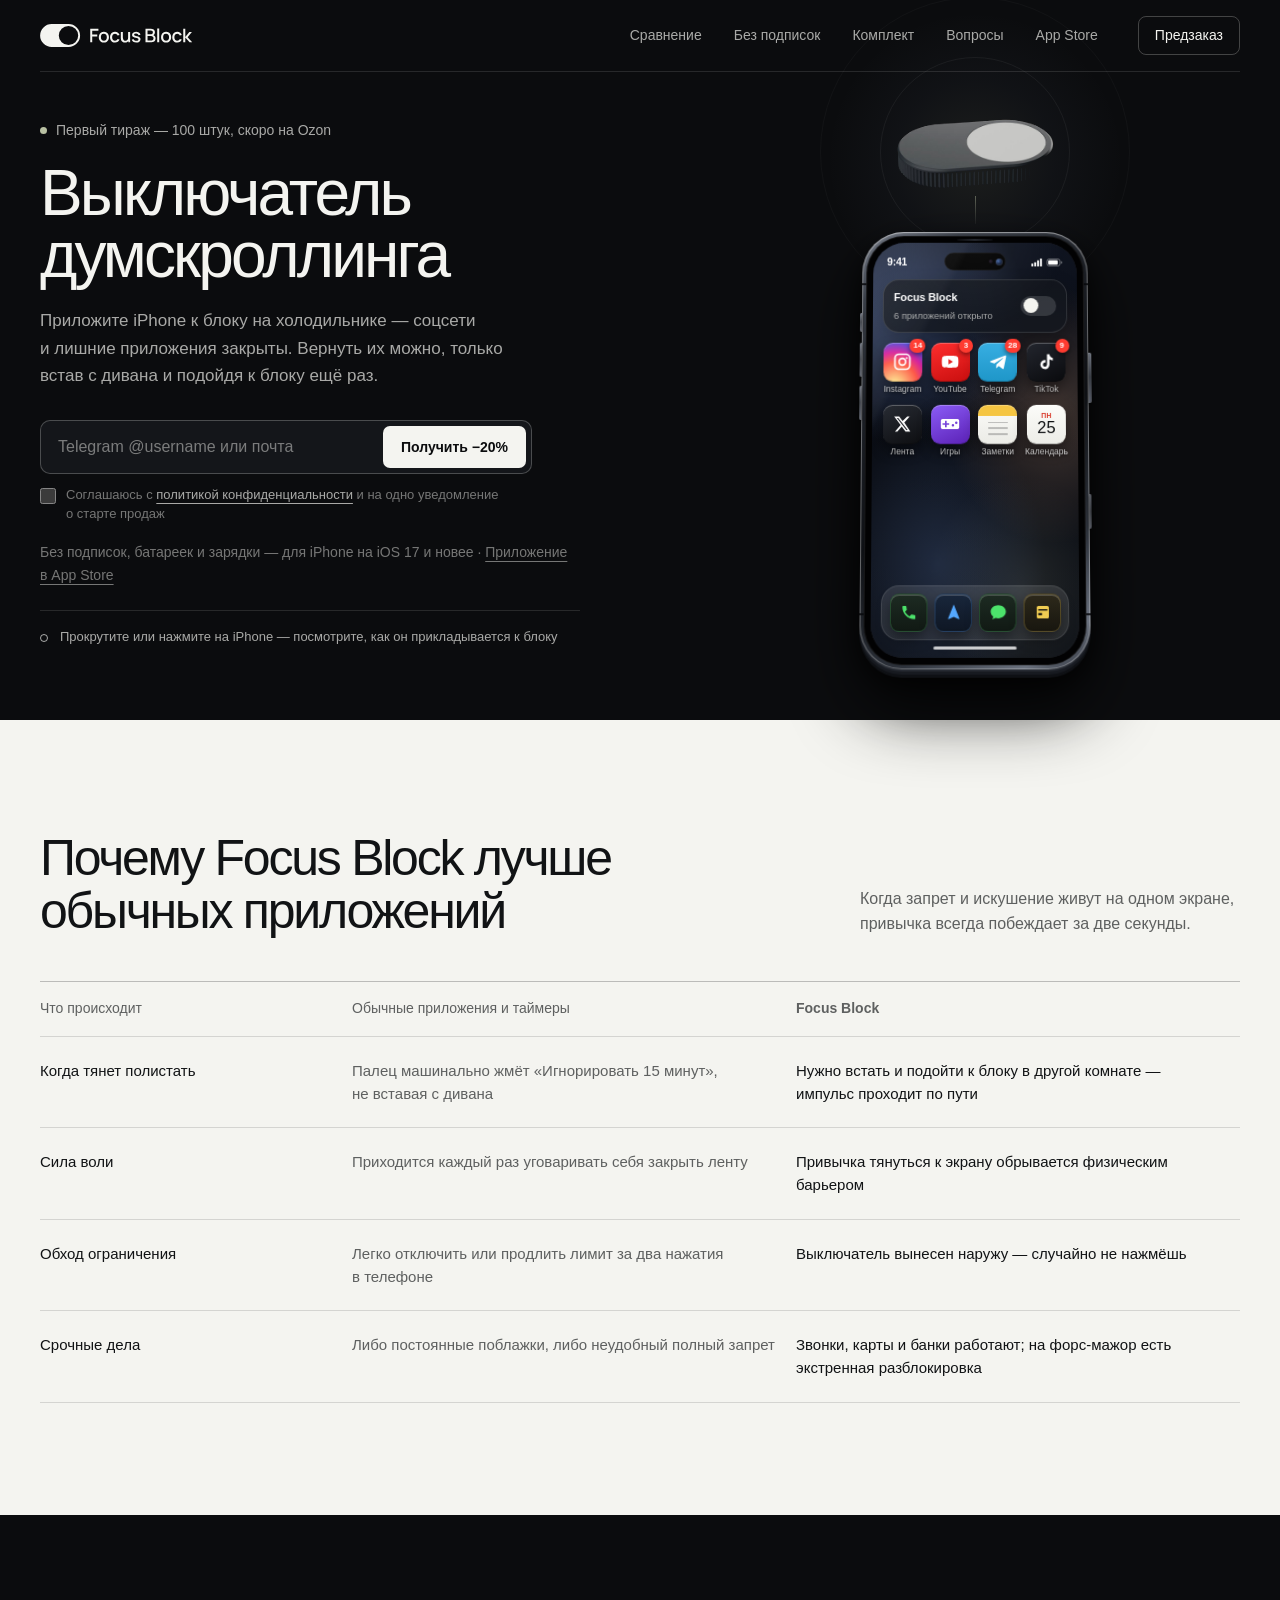
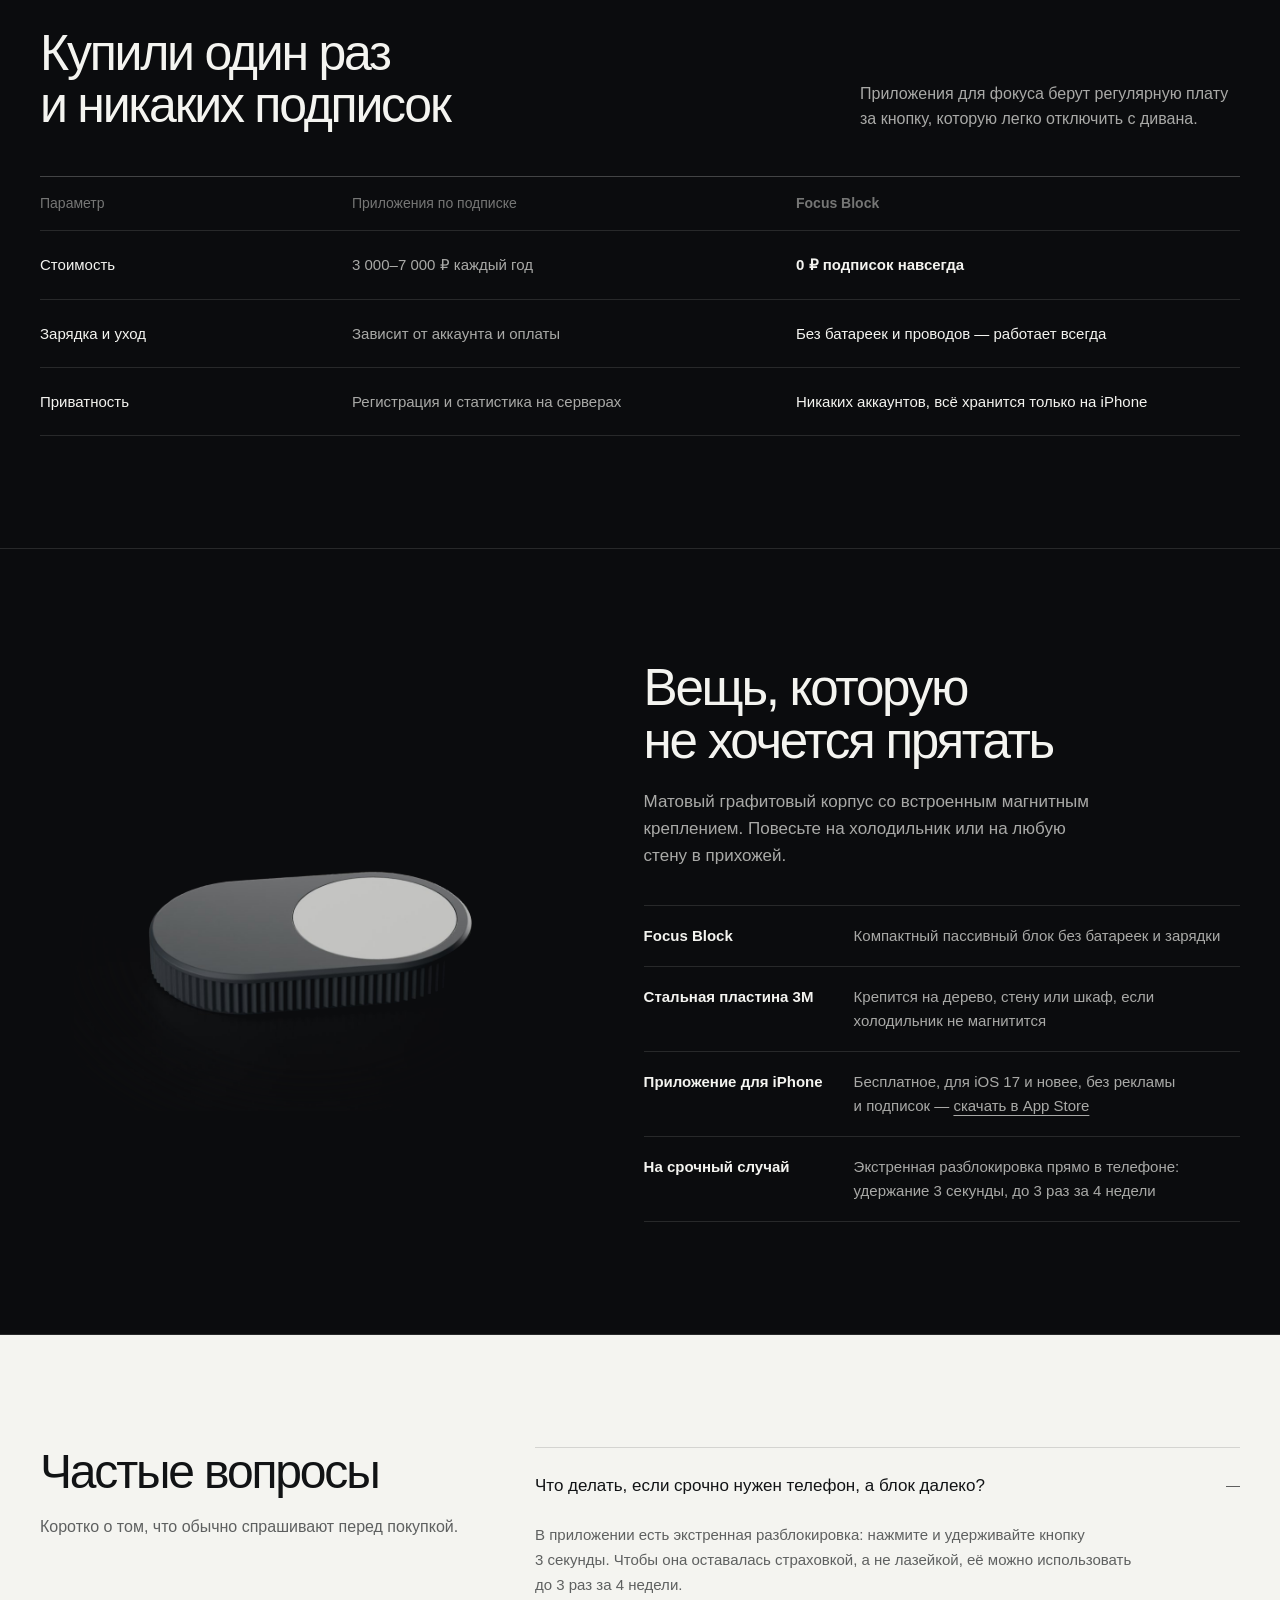
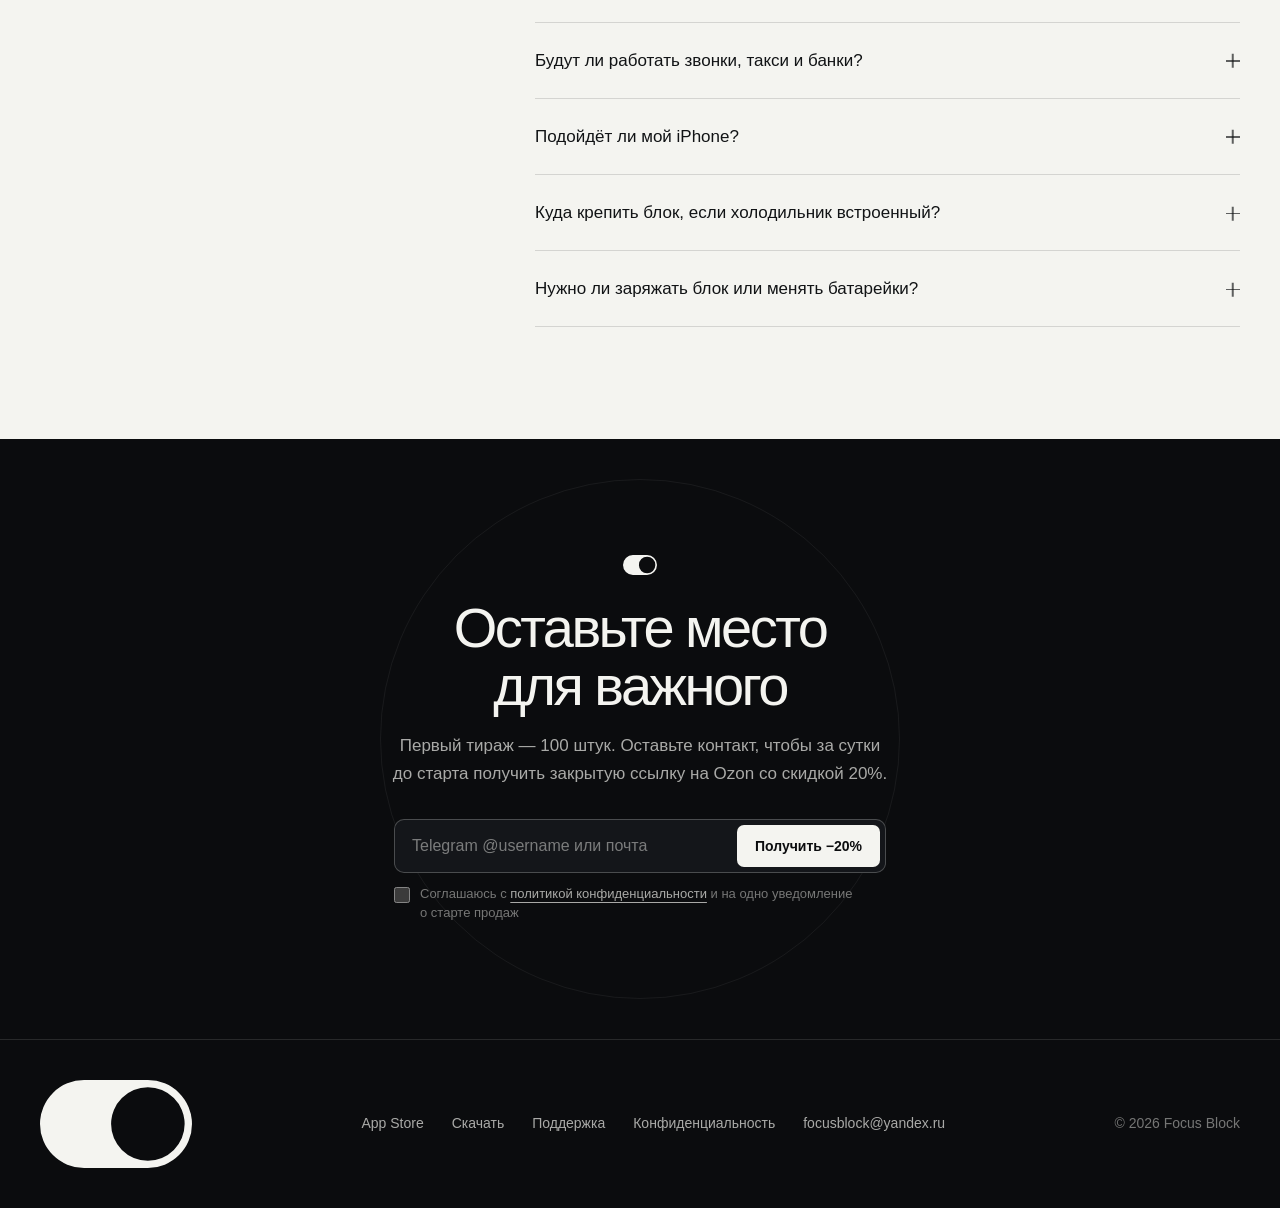
<file: index.html>
<!doctype html>
<html lang="ru">
<head>
<meta charset="utf-8">
<meta name="viewport" content="width=device-width, initial-scale=1">
<title>Focus Block — физический выключатель думскроллинга</title>
<meta name="description" content="Физический блок и приложение для iPhone. Одно касание закрывает соцсети и лишние приложения, пока вы снова не подойдёте к блоку.">
<meta name="theme-color" content="#0b0c0e">
<meta name="apple-itunes-app" content="app-id=6819272894">
<meta property="og:type" content="website">
<meta property="og:title" content="Focus Block — физический выключатель думскроллинга">
<meta property="og:description" content="Блок на холодильнике и приложение для iPhone: приложили телефон — отвлекающие приложения закрыты, пока не вернётесь к блоку. Без подписок и батареек.">
<meta property="og:image" content="/img/block.jpg">
<link rel="icon" href="/img/favicon-32.png" sizes="32x32">
<link rel="apple-touch-icon" href="/img/apple-touch-icon.png">
<link rel="stylesheet" href="/style.css">
</head>
<body>

<header class="site-header wrap">
  <a class="brand" href="/" aria-label="Focus Block — главная">
    <img src="/img/logo.svg" alt="Focus Block" width="152" height="23">
  </a>
  <nav class="header-nav" aria-label="Навигация">
    <a href="#why">Сравнение</a>
    <a href="#pricing">Без подписок</a>
    <a href="#box">Комплект</a>
    <a href="#faq">Вопросы</a>
    <a href="https://apps.apple.com/app/id6819272894" target="_blank" rel="noopener">App Store</a>
  </nav>
  <a href="#order" class="header-cta">Предзаказ</a>
</header>

<main>
  <!-- Compact Single-Screen Hero: Left copy + preorder bar, Right vertical Focus Block + upright iPhone 16 Pro -->
  <section class="hero" id="hero" aria-labelledby="hero-title">
    <div class="wrap hero-grid">
      <div class="hero-copy">
        <div class="hero-status">
          <span class="hero-status-dot" aria-hidden="true"></span>
          <span>Первый тираж — 100 штук, скоро на&nbsp;Ozon</span>
        </div>
        <h1 id="hero-title">Выключатель думскроллинга</h1>
        <p class="hero-lead">Приложите iPhone к&nbsp;блоку на&nbsp;холодильнике — соцсети и&nbsp;лишние приложения закрыты. Вернуть их можно, только встав с&nbsp;дивана и&nbsp;подойдя к&nbsp;блоку ещё раз.</p>

        <div class="preorder-block" id="order">
          <form class="preorder-form" onsubmit="handlePreorder(event, this)">
            <div class="preorder-bar">
              <label for="hero-contact" class="sr-only">Telegram или электронная почта</label>
              <input id="hero-contact" type="text" name="contact" class="preorder-input" placeholder="Telegram @username или почта" required autocomplete="email" spellcheck="false" enterkeyhint="send">
              <button type="submit" class="preorder-btn">Получить −20%</button>
            </div>
            <label class="consent-row">
              <input type="checkbox" name="consent" required>
              <span>Соглашаюсь с&nbsp;<a href="/privacy/">политикой конфиденциальности</a> и&nbsp;на&nbsp;одно уведомление о&nbsp;старте продаж</span>
            </label>
            <div class="form-success" role="status" aria-live="polite">
              Контакт записан. Мы&nbsp;пришлём закрытую ссылку на&nbsp;Ozon со&nbsp;скидкой 20% за&nbsp;сутки до&nbsp;старта.
            </div>
          </form>
        </div>

        <div class="hero-meta">
          <span>Без подписок, батареек и&nbsp;зарядки — для iPhone на&nbsp;iOS 17 и&nbsp;новее · <a href="https://apps.apple.com/app/id6819272894" target="_blank" rel="noopener">Приложение в&nbsp;App&nbsp;Store</a></span>
        </div>

        <div class="hero-scroll-cue" id="heroScrollCue">
          <span class="scroll-indicator" aria-hidden="true"></span>
          <span id="heroScrollText">Прокрутите или нажмите на&nbsp;iPhone — посмотрите, как он прикладывается к&nbsp;блоку</span>
        </div>
      </div>

      <!-- Right Vertical Hardware Stage: Focus Block above, upright Dark Titanium iPhone directly below -->
      <div class="hero-visual" id="heroVisual" onclick="manualToggleLock()" aria-label="Focus Block и тёмный iPhone: при прокрутке телефон поднимается к блоку и отвлекающие приложения блокируются">
        <div class="hero-ambient" aria-hidden="true"></div>
        <div class="hero-orbit hero-orbit-1" aria-hidden="true"></div>
        <div class="hero-orbit hero-orbit-2" aria-hidden="true"></div>

        <div class="hero-block">
          <img class="hero-block-img" src="/img/block.jpg" width="1080" height="760" fetchpriority="high" alt="Focus Block — компактный графитовый блок со светлой круглой вставкой">
        </div>

        <div class="tap-guide" aria-hidden="true"></div>
        <div class="contact-halo" aria-hidden="true"></div>
        <div class="contact-wave" aria-hidden="true"></div>
        <div class="contact-wave contact-wave-2" aria-hidden="true"></div>

        <div class="iphone-rig" id="iphoneRig">
          <div class="iphone-chassis">
            <span class="hw-btn hw-action" aria-hidden="true"></span>
            <span class="hw-btn hw-vol-up" aria-hidden="true"></span>
            <span class="hw-btn hw-vol-down" aria-hidden="true"></span>
            <span class="hw-btn hw-power" aria-hidden="true"></span>
            <span class="hw-btn hw-cam-ctrl" aria-hidden="true"></span>
            <span class="hw-antenna hw-ant-tl" aria-hidden="true"></span>
            <span class="hw-antenna hw-ant-tr" aria-hidden="true"></span>
            <span class="hw-antenna hw-ant-bl" aria-hidden="true"></span>
            <span class="hw-antenna hw-ant-br" aria-hidden="true"></span>
            <div class="iphone-contact-rim" aria-hidden="true"></div>

            <div class="iphone-bezel">
              <div class="iphone-speaker" aria-hidden="true"></div>
              <div class="iphone-oled">
                <div class="iphone-wallpaper" aria-hidden="true"></div>
                <div class="iphone-glass-sheen" aria-hidden="true"></div>

                <!-- Status Bar + Compact Expanding Dynamic Island -->
                <div class="ios-top">
                  <span class="ios-time num">9:41</span>
                  <div class="dynamic-island" aria-hidden="true">
                    <span class="island-label">
                      <span class="island-switch"></span>
                      <span>Фокус</span>
                    </span>
                    <span class="island-sensors">
                      <span class="island-ir"></span>
                      <span class="island-lens"></span>
                    </span>
                  </div>
                  <div class="ios-indicators" aria-hidden="true">
                    <svg width="12" height="8" viewBox="0 0 16 11">
                      <rect x="0" y="7" width="2.6" height="4" rx="0.8"/>
                      <rect x="4" y="5" width="2.6" height="6" rx="0.8"/>
                      <rect x="8" y="2.5" width="2.6" height="8.5" rx="0.8"/>
                      <rect x="12" y="0" width="2.6" height="11" rx="0.8"/>
                    </svg>
                    <svg width="17" height="8" viewBox="0 0 24 12">
                      <rect x="0.75" y="0.75" width="19.5" height="10.5" rx="3" fill="none" stroke="rgba(255,255,255,0.45)" stroke-width="1.3"/>
                      <rect x="2.5" y="2.5" width="14.5" height="7" rx="1.6" fill="#ffffff"/>
                      <path d="M22 4.2v3.6a1.4 1.4 0 0 0 0-3.6z" fill="rgba(255,255,255,0.45)"/>
                    </svg>
                  </div>
                </div>

                <!-- Focus Block Native Widget -->
                <div class="fb-widget">
                  <div class="fb-widget-left">
                    <span class="fb-widget-title">Focus Block</span>
                    <span class="fb-widget-sub" id="widgetStatus">6 приложений открыто</span>
                  </div>
                  <div class="fb-toggle" aria-hidden="true">
                    <div class="fb-toggle-knob"></div>
                  </div>
                </div>

                <!-- Realistic 4-col iOS Home Screen Grid -->
                <div class="ios-grid">
                  <!-- Row 1: Distracting Apps (Lock on touch) -->
                  <div class="ios-app is-distracting">
                    <div class="ios-icon ic-ig">
                      <span class="ios-badge num">14</span>
                      <svg viewBox="0 0 24 24"><path d="M7.8 2h8.4C19.4 2 22 4.6 22 7.8v8.4a5.8 5.8 0 0 1-5.8 5.8H7.8C4.6 22 2 19.4 2 16.2V7.8A5.8 5.8 0 0 1 7.8 2zm0 2A3.8 3.8 0 0 0 4 7.8v8.4A3.8 3.8 0 0 0 7.8 20h8.4a3.8 3.8 0 0 0 3.8-3.8V7.8A3.8 3.8 0 0 0 16.2 4H7.8zm4.2 3a5 5 0 1 1 0 10 5 5 0 0 1 0-10zm0 2a3 3 0 1 0 0 6 3 3 0 0 0 0-6zm5.3-2.6a1.1 1.1 0 1 1 0 2.2 1.1 1.1 0 0 1 0-2.2z"/></svg>
                      <span class="ios-shield" aria-hidden="true"><svg viewBox="0 0 24 24"><path d="M6 2v6h.01L6 8.01 10 12l-4 4 .01.01H6V22h12v-5.99h-.01L18 16l-4-4 4-3.99-.01-.01H18V2H6zm10 14.5V20H8v-3.5l4-4 4 4zm-4-5-4-4V4h8v3.5l-4 4z"/></svg></span>
                    </div>
                    <span class="ios-label">Instagram</span>
                  </div>

                  <div class="ios-app is-distracting">
                    <div class="ios-icon ic-yt">
                      <span class="ios-badge num">3</span>
                      <svg viewBox="0 0 24 24"><path d="M21.6 7.2a2.7 2.7 0 0 0-1.9-1.9C18 4.8 12 4.8 12 4.8s-6 0-7.7.5a2.7 2.7 0 0 0-1.9 1.9C2 8.9 2 12 2 12s0 3.1.4 4.8a2.7 2.7 0 0 0 1.9 1.9c1.7.5 7.7.5 7.7.5s6 0 7.7-.5a2.7 2.7 0 0 0 1.9-1.9c.4-1.7.4-4.8.4-4.8s0-3.1-.4-4.8zM10 15.2V8.8L15.4 12 10 15.2z"/></svg>
                      <span class="ios-shield" aria-hidden="true"><svg viewBox="0 0 24 24"><path d="M6 2v6h.01L6 8.01 10 12l-4 4 .01.01H6V22h12v-5.99h-.01L18 16l-4-4 4-3.99-.01-.01H18V2H6zm10 14.5V20H8v-3.5l4-4 4 4zm-4-5-4-4V4h8v3.5l-4 4z"/></svg></span>
                    </div>
                    <span class="ios-label">YouTube</span>
                  </div>

                  <div class="ios-app is-distracting">
                    <div class="ios-icon ic-tg">
                      <span class="ios-badge num">28</span>
                      <svg viewBox="0 0 24 24"><path d="M20.7 4.6 3.5 11.2c-1.2.5-1.2 1.1-.2 1.4l4.4 1.4 10.2-6.4c.5-.3.9-.1.5.2l-8.2 7.4-.3 4.5c.4 0 .6-.2.9-.4l2.2-2.1 4.5 3.3c.8.5 1.4.2 1.6-.8l2.9-13.8c.3-1.2-.5-1.7-1.3-1.3z"/></svg>
                      <span class="ios-shield" aria-hidden="true"><svg viewBox="0 0 24 24"><path d="M6 2v6h.01L6 8.01 10 12l-4 4 .01.01H6V22h12v-5.99h-.01L18 16l-4-4 4-3.99-.01-.01H18V2H6zm10 14.5V20H8v-3.5l4-4 4 4zm-4-5-4-4V4h8v3.5l-4 4z"/></svg></span>
                    </div>
                    <span class="ios-label">Telegram</span>
                  </div>

                  <div class="ios-app is-distracting">
                    <div class="ios-icon ic-tt">
                      <span class="ios-badge num">9</span>
                      <svg viewBox="0 0 24 24"><path d="M16.6 5.8A4.2 4.2 0 0 1 15.5 3h-3v12.4a2.5 2.5 0 1 1-1.8-2.4V9.9a5.5 5.5 0 1 0 4.8 5.5V9.1a7.1 7.1 0 0 0 4 1.3V7.4a4.2 4.2 0 0 1-2.9-1.6z"/></svg>
                      <span class="ios-shield" aria-hidden="true"><svg viewBox="0 0 24 24"><path d="M6 2v6h.01L6 8.01 10 12l-4 4 .01.01H6V22h12v-5.99h-.01L18 16l-4-4 4-3.99-.01-.01H18V2H6zm10 14.5V20H8v-3.5l4-4 4 4zm-4-5-4-4V4h8v3.5l-4 4z"/></svg></span>
                    </div>
                    <span class="ios-label">TikTok</span>
                  </div>

                  <!-- Row 2: 2 Distracting + 2 Essential (Notes & Calendar stay open) -->
                  <div class="ios-app is-distracting">
                    <div class="ios-icon ic-x">
                      <svg viewBox="0 0 24 24"><path d="M18.2 3h2.9l-6.4 7.3L22 21h-5.8l-4.6-6-5.2 6H3.5l6.8-7.8L2.5 3h6l4.1 5.4L18.2 3zm-1 16.2h1.6L7.4 4.7H5.7l11.5 14.5z"/></svg>
                      <span class="ios-shield" aria-hidden="true"><svg viewBox="0 0 24 24"><path d="M6 2v6h.01L6 8.01 10 12l-4 4 .01.01H6V22h12v-5.99h-.01L18 16l-4-4 4-3.99-.01-.01H18V2H6zm10 14.5V20H8v-3.5l4-4 4 4zm-4-5-4-4V4h8v3.5l-4 4z"/></svg></span>
                    </div>
                    <span class="ios-label">Лента</span>
                  </div>

                  <div class="ios-app is-distracting">
                    <div class="ios-icon ic-games">
                      <svg viewBox="0 0 24 24"><path d="M21 6H3c-1.1 0-2 .9-2 2v8c0 1.1.9 2 2 2h18c1.1 0 2-.9 2-2V8c0-1.1-.9-2-2-2zm-10 7H8v3H6v-3H3v-2h3V8h2v3h3v2zm4.5 2a1.5 1.5 0 1 1 0-3 1.5 1.5 0 0 1 0 3zm4-3a1.5 1.5 0 1 1 0-3 1.5 1.5 0 0 1 0 3z"/></svg>
                      <span class="ios-shield" aria-hidden="true"><svg viewBox="0 0 24 24"><path d="M6 2v6h.01L6 8.01 10 12l-4 4 .01.01H6V22h12v-5.99h-.01L18 16l-4-4 4-3.99-.01-.01H18V2H6zm10 14.5V20H8v-3.5l4-4 4 4zm-4-5-4-4V4h8v3.5l-4 4z"/></svg></span>
                    </div>
                    <span class="ios-label">Игры</span>
                  </div>

                  <div class="ios-app">
                    <div class="ios-icon ic-notes">
                      <div class="ic-notes-lines" aria-hidden="true"><span></span><span></span><span></span></div>
                    </div>
                    <span class="ios-label">Заметки</span>
                  </div>

                  <div class="ios-app">
                    <div class="ios-icon ic-cal num">
                      <span class="ic-cal-day">ПН</span>
                      <span class="ic-cal-num">25</span>
                    </div>
                    <span class="ios-label">Календарь</span>
                  </div>
                </div>

                <!-- Focus Block Real Shield Toast (appears when locked) -->
                <div class="ios-lock-toast" aria-hidden="true">
                  <img src="/img/mark.svg" alt="" class="toast-mark" width="22" height="13">
                  <div class="toast-text">
                    <strong>Заблокировано</strong>
                    <span>Откроется у Focus Block</span>
                  </div>
                </div>

                <!-- Essential iOS 18 Dock (Always Unlocked) -->
                <div>
                  <div class="ios-dock">
                    <div class="ios-icon ic-phone" aria-hidden="true">
                      <svg viewBox="0 0 24 24"><path d="M18.9 15.6c-1.1 0-2.2-.2-3.2-.5-.4-.1-.9 0-1.2.3l-1.9 1.9c-2.6-1.3-4.7-3.4-6-6l1.9-1.9c.3-.3.4-.8.3-1.2-.3-1-.5-2.1-.5-3.2 0-.6-.5-1.1-1.1-1.1H4.4C3.8 3.9 3 4.3 3 5c0 8.8 7.2 16 16 16 .7 0 1.1-.8 1.1-1.4v-2.8c0-.7-.5-1.2-1.2-1.2z"/></svg>
                    </div>
                    <div class="ios-icon ic-maps" aria-hidden="true">
                      <svg viewBox="0 0 24 24"><path d="M12 2L4.5 20.3l.7.7L12 18l6.8 3 .7-.7L12 2z"/></svg>
                    </div>
                    <div class="ios-icon ic-msg" aria-hidden="true">
                      <svg viewBox="0 0 24 24"><path d="M12 3C6.5 3 2 6.8 2 11.4c0 2.5 1.3 4.8 3.4 6.3-.2 1.3-.9 2.6-1.6 3.3 1.7-.1 3.5-.7 4.9-1.6 1 .3 2.1.5 3.3.5 5.5 0 10-3.8 10-8.5S17.5 3 12 3z"/></svg>
                    </div>
                    <div class="ios-icon ic-bank" aria-hidden="true">
                      <svg viewBox="0 0 24 24"><path d="M4 6a2 2 0 0 1 2-2h12a2 2 0 0 1 2 2v12a2 2 0 0 1-2 2H6a2 2 0 0 1-2-2V6zm2 2v2h12V8H6zm0 5v3h5v-3H6z"/></svg>
                    </div>
                  </div>
                  <div class="ios-home-bar" aria-hidden="true"></div>
                </div>
              </div>
            </div>
          </div>
        </div>
      </div>
    </div>
  </section>

  <!-- Chapter: Why Focus Block is better than regular apps (Warm Paper) -->
  <section class="chapter-paper" id="why" aria-labelledby="why-title">
    <div class="wrap">
      <div class="table-head">
        <h2 id="why-title">Почему Focus Block лучше обычных приложений</h2>
        <p>Когда запрет и&nbsp;искушение живут на&nbsp;одном экране, привычка всегда побеждает за&nbsp;две секунды.</p>
      </div>

      <table class="compare-table">
        <thead>
          <tr>
            <th>Что происходит</th>
            <th>Обычные приложения и&nbsp;таймеры</th>
            <th class="col-focusblock">Focus Block</th>
          </tr>
        </thead>
        <tbody>
          <tr>
            <td>Когда тянет полистать</td>
            <td>Палец машинально жмёт «Игнорировать 15&nbsp;минут», не&nbsp;вставая с&nbsp;дивана</td>
            <td>Нужно встать и&nbsp;подойти к&nbsp;блоку в&nbsp;другой комнате — импульс проходит по&nbsp;пути</td>
          </tr>
          <tr>
            <td>Сила воли</td>
            <td>Приходится каждый раз уговаривать себя закрыть ленту</td>
            <td>Привычка тянуться к&nbsp;экрану обрывается физическим барьером</td>
          </tr>
          <tr>
            <td>Обход ограничения</td>
            <td>Легко отключить или продлить лимит за&nbsp;два нажатия в&nbsp;телефоне</td>
            <td>Выключатель вынесен наружу — случайно не&nbsp;нажмёшь</td>
          </tr>
          <tr>
            <td>Срочные дела</td>
            <td>Либо постоянные поблажки, либо неудобный полный запрет</td>
            <td>Звонки, карты и&nbsp;банки работают; на&nbsp;форс-мажор есть экстренная разблокировка</td>
          </tr>
        </tbody>
      </table>
    </div>
  </section>

  <!-- Chapter: Bought once and no subscriptions (Obsidian) -->
  <section class="chapter-dark" id="pricing" aria-labelledby="pricing-title">
    <div class="wrap">
      <div class="table-head">
        <h2 id="pricing-title">Купили один раз и&nbsp;никаких подписок</h2>
        <p>Приложения для фокуса берут регулярную плату за&nbsp;кнопку, которую легко отключить с&nbsp;дивана.</p>
      </div>

      <table class="compare-table">
        <thead>
          <tr>
            <th>Параметр</th>
            <th>Приложения по&nbsp;подписке</th>
            <th class="col-focusblock">Focus Block</th>
          </tr>
        </thead>
        <tbody>
          <tr>
            <td>Стоимость</td>
            <td class="num">3&nbsp;000–7&nbsp;000&nbsp;₽ каждый год</td>
            <td class="col-focusblock num">0&nbsp;₽ подписок навсегда</td>
          </tr>
          <tr>
            <td>Зарядка и&nbsp;уход</td>
            <td>Зависит от&nbsp;аккаунта и&nbsp;оплаты</td>
            <td>Без батареек и&nbsp;проводов — работает всегда</td>
          </tr>
          <tr>
            <td>Приватность</td>
            <td>Регистрация и&nbsp;статистика на&nbsp;серверах</td>
            <td>Никаких аккаунтов, всё хранится только на&nbsp;iPhone</td>
          </tr>
        </tbody>
      </table>
    </div>
  </section>

  <!-- Chapter: In The Box (Obsidian — borderless Focus Block photo) -->
  <section class="chapter-dark" id="box" aria-labelledby="box-title">
    <div class="wrap box-grid">
      <div class="box-media">
        <img src="/img/block.jpg" width="1080" height="760" loading="lazy" alt="Focus Block — графитовый блок в комплекте со стальной пластиной">
      </div>

      <div class="box-copy">
        <h2 id="box-title">Вещь, которую не&nbsp;хочется прятать</h2>
        <p>Матовый графитовый корпус со&nbsp;встроенным магнитным креплением. Повесьте на&nbsp;холодильник или на&nbsp;любую стену в&nbsp;прихожей.</p>

        <ul class="box-specs">
          <li>
            <strong>Focus Block</strong>
            <span>Компактный пассивный блок без батареек и&nbsp;зарядки</span>
          </li>
          <li>
            <strong>Стальная пластина 3M</strong>
            <span>Крепится на&nbsp;дерево, стену или шкаф, если холодильник не&nbsp;магнитится</span>
          </li>
          <li>
            <strong>Приложение для iPhone</strong>
            <span>Бесплатное, для iOS 17 и&nbsp;новее, без рекламы и&nbsp;подписок — <a href="https://apps.apple.com/app/id6819272894" target="_blank" rel="noopener">скачать в&nbsp;App&nbsp;Store</a></span>
          </li>
          <li>
            <strong>На&nbsp;срочный случай</strong>
            <span>Экстренная разблокировка прямо в&nbsp;телефоне: удержание 3&nbsp;секунды, до&nbsp;3&nbsp;раз за&nbsp;4&nbsp;недели</span>
          </li>
        </ul>
      </div>
    </div>
  </section>

  <!-- Chapter: FAQ (Warm Paper) -->
  <section class="chapter-paper" id="faq" aria-labelledby="faq-title">
    <div class="wrap faq-layout">
      <div class="faq-side">
        <h2 id="faq-title">Частые вопросы</h2>
        <p>Коротко о&nbsp;том, что обычно спрашивают перед покупкой.</p>
      </div>

      <div class="faq-list">
        <details class="faq-entry" open>
          <summary class="faq-trigger">
            <span>Что делать, если срочно нужен телефон, а&nbsp;блок далеко?</span>
            <span class="faq-plus" aria-hidden="true"></span>
          </summary>
          <div class="faq-body">
            <p>В&nbsp;приложении есть экстренная разблокировка: нажмите и&nbsp;удерживайте кнопку 3&nbsp;секунды. Чтобы она оставалась страховкой, а&nbsp;не&nbsp;лазейкой, её можно использовать до&nbsp;3&nbsp;раз за&nbsp;4&nbsp;недели.</p>
          </div>
        </details>

        <details class="faq-entry">
          <summary class="faq-trigger">
            <span>Будут&nbsp;ли работать звонки, такси и&nbsp;банки?</span>
            <span class="faq-plus" aria-hidden="true"></span>
          </summary>
          <div class="faq-body">
            <p>Да. Вы сами выбираете, что ставить на&nbsp;паузу. Связь, сообщения, навигатор, банковские и&nbsp;рабочие приложения продолжают работать без ограничений.</p>
          </div>
        </details>

        <details class="faq-entry">
          <summary class="faq-trigger">
            <span>Подойдёт&nbsp;ли мой iPhone?</span>
            <span class="faq-plus" aria-hidden="true"></span>
          </summary>
          <div class="faq-body">
            <p>Подойдёт любой iPhone с&nbsp;iOS 17 или новее: от&nbsp;iPhone XS, XR и&nbsp;SE 2-го поколения до&nbsp;самых новых моделей.</p>
          </div>
        </details>

        <details class="faq-entry">
          <summary class="faq-trigger">
            <span>Куда крепить блок, если холодильник встроенный?</span>
            <span class="faq-plus" aria-hidden="true"></span>
          </summary>
          <div class="faq-body">
            <p>В&nbsp;коробке лежит тонкая стальная пластина со&nbsp;скотчем 3M. Приклейте её на&nbsp;стену, дверцу шкафа или в&nbsp;прихожей — блок надёжно держится на&nbsp;ней.</p>
          </div>
        </details>

        <details class="faq-entry">
          <summary class="faq-trigger">
            <span>Нужно&nbsp;ли заряжать блок или менять батарейки?</span>
            <span class="faq-plus" aria-hidden="true"></span>
          </summary>
          <div class="faq-body">
            <p>Нет. Внутри нет аккумулятора — блок полностью пассивный и&nbsp;не&nbsp;требует подзарядки.</p>
          </div>
        </details>
      </div>
    </div>
  </section>

  <!-- Closing Pre-order (Obsidian) -->
  <section class="closing-section" aria-labelledby="closing-title">
    <div class="closing-ring" aria-hidden="true"></div>
    <div class="wrap closing-inner">
      <img src="/img/mark.svg" alt="" class="closing-mark" width="34" height="20" aria-hidden="true">
      <h2 id="closing-title">Оставьте место для важного</h2>
      <p>Первый тираж — 100&nbsp;штук. Оставьте контакт, чтобы за&nbsp;сутки до&nbsp;старта получить закрытую ссылку на&nbsp;Ozon со&nbsp;скидкой 20%.</p>

      <div class="preorder-block closing-form-wrap">
        <form class="preorder-form" onsubmit="handlePreorder(event, this)">
          <div class="preorder-bar">
            <label for="closing-contact" class="sr-only">Telegram или электронная почта</label>
            <input id="closing-contact" type="text" name="contact" class="preorder-input" placeholder="Telegram @username или почта" required autocomplete="email" spellcheck="false" enterkeyhint="send">
            <button type="submit" class="preorder-btn">Получить −20%</button>
          </div>
          <label class="consent-row">
            <input type="checkbox" name="consent" required>
            <span>Соглашаюсь с&nbsp;<a href="/privacy/">политикой конфиденциальности</a> и&nbsp;на&nbsp;одно уведомление о&nbsp;старте продаж</span>
          </label>
          <div class="form-success" role="status" aria-live="polite">
            Контакт записан. Мы&nbsp;пришлём закрытую ссылку на&nbsp;Ozon со&nbsp;скидкой 20% за&nbsp;сутки до&nbsp;старта.
          </div>
        </form>
      </div>
    </div>
  </section>
</main>

<div class="mobile-sticky" id="mobileSticky">
  <div class="mobile-sticky-inner">
    <div class="mobile-sticky-title">Focus Block — скидка 20%</div>
    <a href="#order" class="mobile-sticky-cta">Предзаказ</a>
  </div>
</div>

<footer class="site-footer wrap">
  <div class="footer-row">
    <a class="brand" href="/" aria-label="Focus Block">
      <img src="/img/mark.svg" alt="Focus Block" class="brand-mark" width="26" height="15">
    </a>
    <div class="footer-links">
      <a href="https://apps.apple.com/app/id6819272894" target="_blank" rel="noopener">App Store</a>
      <a href="/get/">Скачать</a>
      <a href="/support/">Поддержка</a>
      <a href="/privacy/">Конфиденциальность</a>
      <a href="mailto:focusblock@yandex.ru">focusblock@yandex.ru</a>
    </div>
    <span>© 2026 Focus Block</span>
  </div>
</footer>

<script>
  // Vertical Hero Scroll-Driven Animation: Upright iPhone glides straight up to touch Focus Block
  (() => {
    const hero = document.getElementById("hero");
    const visual = document.getElementById("heroVisual");
    const rig = document.getElementById("iphoneRig");
    const widgetStatus = document.getElementById("widgetStatus");
    const scrollText = document.getElementById("heroScrollText");
    if (!hero || !visual || !rig) return;

    const reduced = window.matchMedia("(prefers-reduced-motion: reduce)").matches;
    let locked = false;
    let manualOverride = null;
    let raf = 0;

    const easeOut = (t) => 1 - Math.pow(1 - t, 3);
    const easeInOut = (t) => (t < 0.5 ? 2 * t * t : 1 - Math.pow(-2 * t + 2, 2) / 2);

    const setLockedState = (next, triggerPulse) => {
      if (next === locked) return;
      locked = next;
      hero.classList.toggle("is-locked", locked);
      if (widgetStatus) {
        widgetStatus.textContent = locked ? "6 приложений на паузе" : "6 приложений открыто";
      }
      if (scrollText) {
        scrollText.textContent = locked
          ? "Фокус включён — соцсети и лишние приложения закрыты до следующего касания"
          : "Прокрутите или нажмите на iPhone — посмотрите, как он прикладывается к блоку";
      }
      if (locked && triggerPulse) {
        visual.classList.remove("pulse-active");
        void visual.offsetWidth;
        visual.classList.add("pulse-active");
      }
    };

    if (reduced) {
      setLockedState(true, false);
      return;
    }

    const render = () => {
      raf = 0;
      const isDesktop = window.innerWidth > 1020;

      let p = 0;
      if (isDesktop) {
        // Immediate vertical tap on the very first 140px of scroll — zero lengthened Hero!
        p = Math.max(0, Math.min(1, window.scrollY / 140));
      } else {
        const vRect = visual.getBoundingClientRect();
        const start = window.innerHeight * 0.62;
        const end = window.innerHeight * 0.14;
        p = Math.max(0, Math.min(1, (start - vRect.top) / Math.max(1, start - end)));
      }

      if (manualOverride !== null && p < 0.12) {
        return;
      }
      if (p >= 0.12) {
        manualOverride = null;
      }

      const maxLift = isDesktop ? -48 : -42;

      let k = 0;
      if (p < 0.65) {
        k = easeOut(p / 0.65);
      } else {
        k = 1;
      }

      const rx = 5 * (1 - k);
      const scale = 0.985 + 0.015 * k;

      rig.style.setProperty("--py", `${(maxLift * k).toFixed(1)}px`);
      rig.style.setProperty("--prx", `${rx.toFixed(2)}deg`);
      rig.style.setProperty("--pscale", scale.toFixed(4));
      rig.style.setProperty("--contact", k.toFixed(3));

      setLockedState(p >= 0.55, true);
    };

    const schedule = () => {
      if (!raf) raf = window.requestAnimationFrame(render);
    };

    // Click/tap directly on the visual for an instant vertical tap preview
    window.manualToggleLock = () => {
      const targetLocked = !locked;
      manualOverride = targetLocked;
      const isDesktop = window.innerWidth > 1020;
      const maxLift = isDesktop ? -48 : -42;

      rig.style.transition = "transform 0.48s cubic-bezier(0.22, 1, 0.36, 1)";
      rig.style.setProperty("--py", `${maxLift}px`);
      rig.style.setProperty("--prx", "0deg");
      rig.style.setProperty("--pscale", "1");
      rig.style.setProperty("--contact", "1");

      setTimeout(() => {
        setLockedState(targetLocked, true);
      }, 360);

      setTimeout(() => {
        if (targetLocked) {
          // Stay gently poised near the block while locked, or glide back to rest if unlocking
          rig.style.setProperty("--py", `${Math.round(maxLift * 0.35)}px`);
          rig.style.setProperty("--prx", "2deg");
          rig.style.setProperty("--pscale", "0.995");
          rig.style.setProperty("--contact", "0.45");
        } else {
          rig.style.setProperty("--py", "0px");
          rig.style.setProperty("--prx", "5deg");
          rig.style.setProperty("--pscale", "0.985");
          rig.style.setProperty("--contact", "0");
        }
        setTimeout(() => {
          rig.style.transition = "";
        }, 500);
      }, 880);
    };

    window.addEventListener("scroll", schedule, { passive: true });
    window.addEventListener("resize", schedule, { passive: true });
    render();
  })();

  // Mobile Sticky Bar
  (() => {
    const sticky = document.getElementById("mobileSticky");
    if (!sticky) return;

    const onScroll = () => {
      if (window.scrollY > 520) {
        sticky.classList.add("is-visible");
      } else {
        sticky.classList.remove("is-visible");
      }
    };
    window.addEventListener("scroll", onScroll, { passive: true });
  })();

  // Pre-order form handler
  function handlePreorder(e, form) {
    e.preventDefault();
    const input = form.querySelector('input[name="contact"]');
    const val = input.value.trim();
    if (!val) return;

    try {
      const list = JSON.parse(localStorage.getItem("focusblock_waitlist") || "[]");
      list.push({ contact: val, date: new Date().toISOString() });
      localStorage.setItem("focusblock_waitlist", JSON.stringify(list));
    } catch (_) {}

    const bar = form.querySelector(".preorder-bar");
    const consent = form.querySelector(".consent-row");
    const success = form.querySelector(".form-success");
    if (bar) bar.style.display = "none";
    if (consent) consent.style.display = "none";
    if (success) success.style.display = "block";
  }
</script>
</body>
</html>
</file>
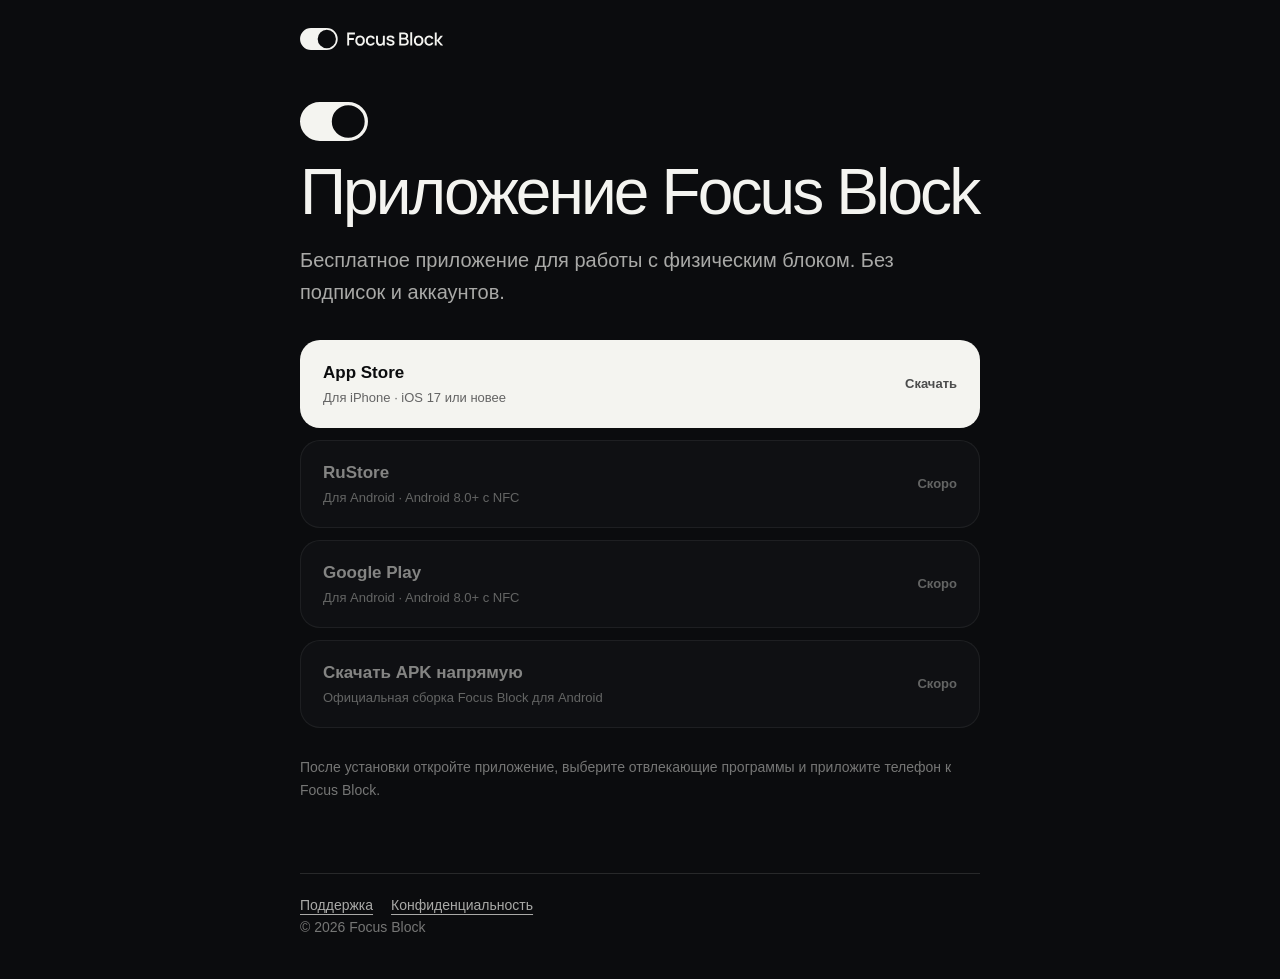
<file: get/index.html>
<!doctype html>
<html lang="ru">
<head>
<meta charset="utf-8">
<meta name="viewport" content="width=device-width, initial-scale=1">
<title>Скачать Focus Block — iOS и Android</title>
<meta name="description" content="Бесплатное приложение Focus Block для iPhone (iOS 17+) и Android (8.0+ с NFC).">
<meta name="theme-color" content="#0b0c0e">
<meta name="apple-itunes-app" content="app-id=6819272894">
<link rel="icon" href="/img/favicon-32.png" sizes="32x32">
<link rel="apple-touch-icon" href="/img/apple-touch-icon.png">
<link rel="stylesheet" href="/style.css">
<style>
  .downloads { display: grid; gap: 12px; margin: 28px 0; }
  .dl-btn { display: flex; align-items: center; justify-content: space-between; padding: 18px 22px; border-radius: 20px; background: var(--surface); border: 1px solid var(--hairline); text-decoration: none; color: var(--primary); }
  .dl-btn.primary { background: var(--paper); color: var(--base); border-color: transparent; }
  .dl-btn.primary .sub { color: rgba(11, 12, 14, 0.62); }
  .dl-btn.disabled { opacity: 0.55; pointer-events: none; }
  .dl-btn b { display: block; font-size: 17px; font-weight: 600; }
  .dl-btn .sub { display: block; font-size: 13px; color: var(--secondary); margin-top: 2px; }
  .dl-btn .tag { font-size: 13px; font-weight: 600; opacity: 0.72; }
</style>
</head>
<body>
<header class="top wrap"><a href="/"><img src="/img/logo.svg" alt="Focus Block"></a></header>
<main class="wrap" style="padding-top:24px">
  <img class="mark" src="/img/mark.svg" alt="" style="margin-left:0;width:68px;margin-bottom:20px">
  <h1>Приложение Focus Block</h1>
  <p class="lead">Бесплатное приложение для работы с физическим блоком. Без подписок и аккаунтов.</p>

  <div class="downloads" id="downloads">
    <a class="dl-btn primary" id="btn-ios" href="https://apps.apple.com/app/id6819272894">
      <div><b>App Store</b><span class="sub">Для iPhone · iOS 17 или новее</span></div>
      <span class="tag">Скачать</span>
    </a>
    <a class="dl-btn disabled" id="btn-rustore" href="#rustore">
      <div><b>RuStore</b><span class="sub">Для Android · Android 8.0+ с NFC</span></div>
      <span class="tag">Скоро</span>
    </a>
    <a class="dl-btn disabled" id="btn-gplay" href="#google-play">
      <div><b>Google Play</b><span class="sub">Для Android · Android 8.0+ с NFC</span></div>
      <span class="tag">Скоро</span>
    </a>
    <a class="dl-btn disabled" id="btn-apk" href="#apk">
      <div><b>Скачать APK напрямую</b><span class="sub">Официальная сборка Focus Block для Android</span></div>
      <span class="tag">Скоро</span>
    </a>
  </div>

  <p class="small">После установки откройте приложение, выберите отвлекающие программы и приложите телефон к Focus Block.</p>
</main>
<script>
  (function () {
    var ua = navigator.userAgent || "";
    var isAndroid = /Android/i.test(ua);
    var list = document.getElementById("downloads");
    if (isAndroid) {
      var rustore = document.getElementById("btn-rustore");
      var gplay = document.getElementById("btn-gplay");
      var apk = document.getElementById("btn-apk");
      document.getElementById("btn-ios").classList.remove("primary");
      if (!rustore.classList.contains("disabled")) {
        rustore.classList.add("primary");
      }
      list.insertBefore(apk, list.firstChild);
      list.insertBefore(gplay, list.firstChild);
      list.insertBefore(rustore, list.firstChild);
    }
  })();
</script>
<footer class="wrap"><a href="/support/">Поддержка</a><a href="/privacy/">Конфиденциальность</a><p class="small">© 2026 Focus Block</p></footer>
</body></html>
</file>
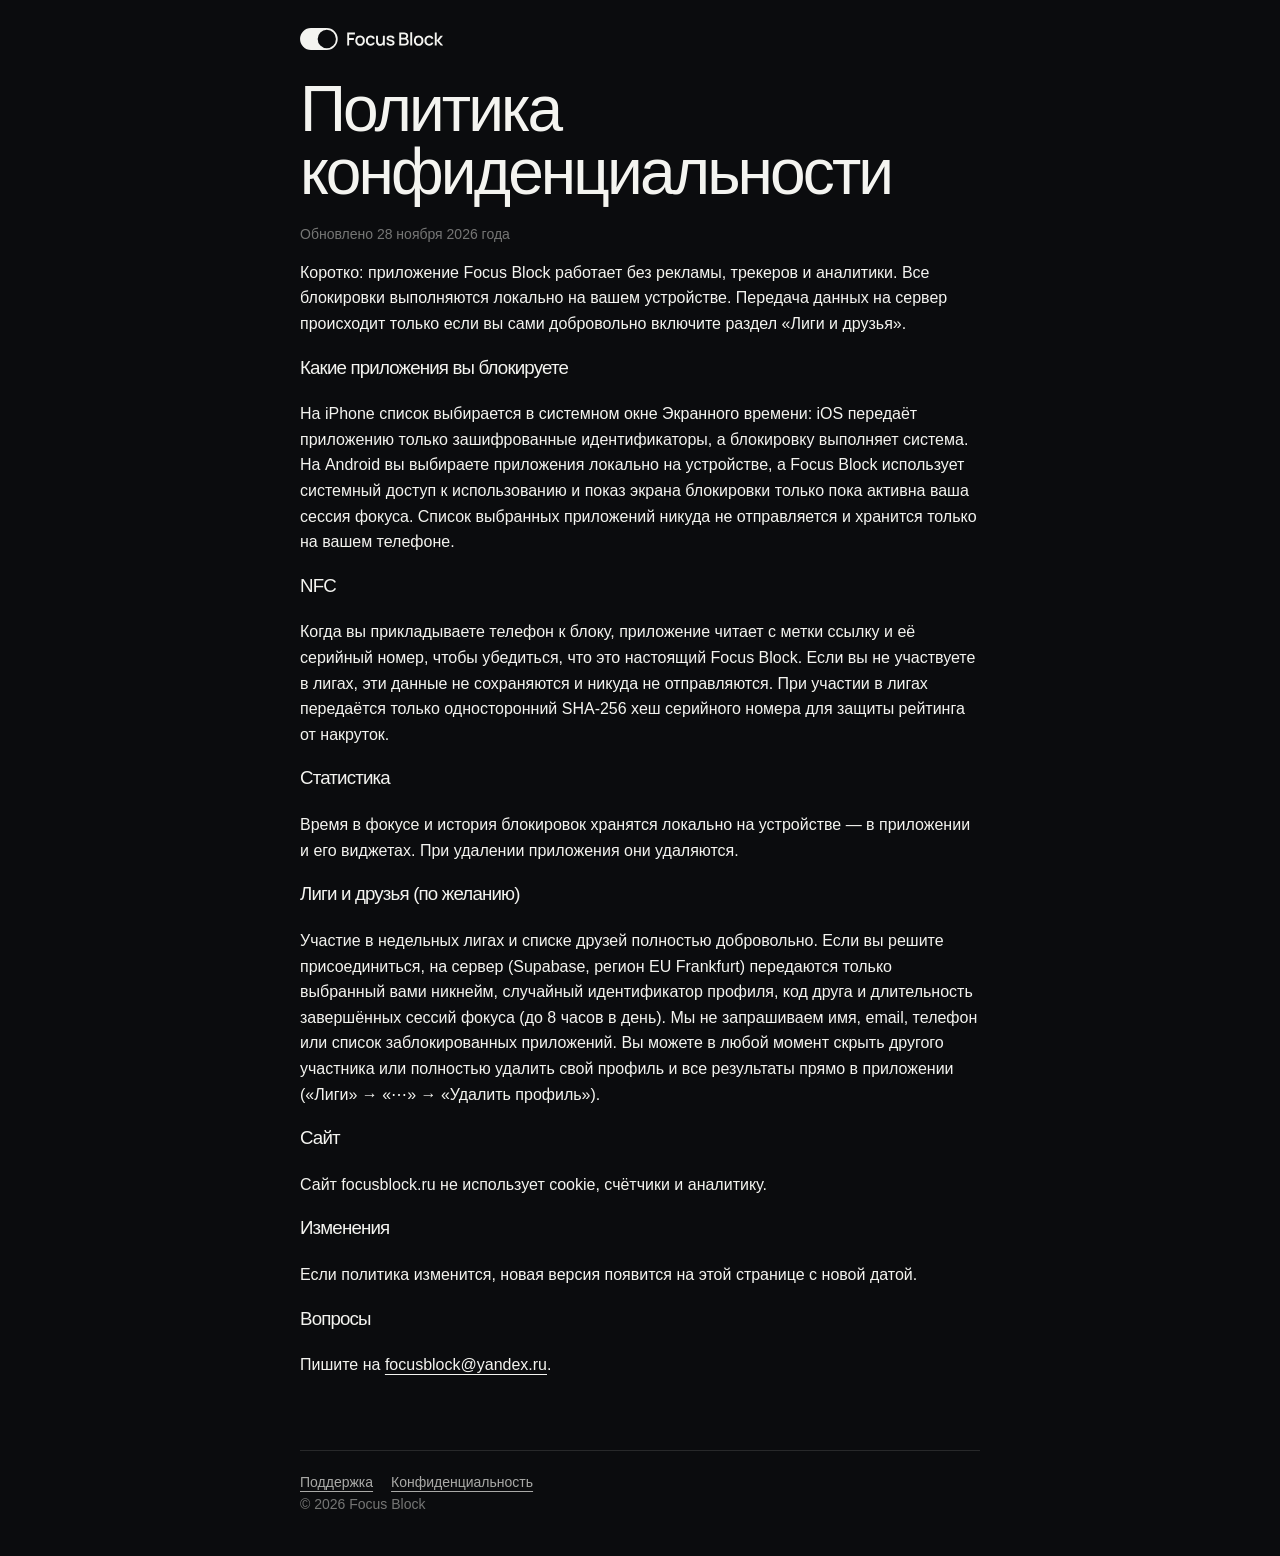
<file: privacy/index.html>
<!doctype html>
<html lang="ru">
<head>
<meta charset="utf-8">
<meta name="viewport" content="width=device-width, initial-scale=1">
<title>Конфиденциальность — Focus Block</title>
<meta name="description" content="Политика конфиденциальности приложения Focus Block.">
<meta name="theme-color" content="#0b0c0e">
<link rel="icon" href="/img/favicon-32.png" sizes="32x32">
<link rel="apple-touch-icon" href="/img/apple-touch-icon.png">
<link rel="stylesheet" href="/style.css">
</head>
<body>
<header class="top wrap"><a href="/"><img src="/img/logo.svg" alt="Focus Block"></a></header>
<main class="wrap">
  <h1>Политика конфиденциальности</h1>
  <p class="small">Обновлено 28 ноября 2026 года</p>
  <p>Коротко: приложение Focus Block работает без рекламы, трекеров и аналитики. Все блокировки выполняются локально на вашем устройстве. Передача данных на сервер происходит только если вы сами добровольно включите раздел «Лиги и друзья».</p>
  <h3>Какие приложения вы блокируете</h3>
  <p>На iPhone список выбирается в системном окне Экранного времени: iOS передаёт приложению только зашифрованные идентификаторы, а блокировку выполняет система. На Android вы выбираете приложения локально на устройстве, а Focus Block использует системный доступ к использованию и показ экрана блокировки только пока активна ваша сессия фокуса. Список выбранных приложений никуда не отправляется и хранится только на вашем телефоне.</p>
  <h3>NFC</h3>
  <p>Когда вы прикладываете телефон к блоку, приложение читает с метки ссылку и её серийный номер, чтобы убедиться, что это настоящий Focus Block. Если вы не участвуете в лигах, эти данные не сохраняются и никуда не отправляются. При участии в лигах передаётся только односторонний SHA-256 хеш серийного номера для защиты рейтинга от накруток.</p>
  <h3>Статистика</h3>
  <p>Время в фокусе и история блокировок хранятся локально на устройстве — в приложении и его виджетах. При удалении приложения они удаляются.</p>
  <h3>Лиги и друзья (по желанию)</h3>
  <p>Участие в недельных лигах и списке друзей полностью добровольно. Если вы решите присоединиться, на сервер (Supabase, регион EU Frankfurt) передаются только выбранный вами никнейм, случайный идентификатор профиля, код друга и длительность завершённых сессий фокуса (до 8 часов в день). Мы не запрашиваем имя, email, телефон или список заблокированных приложений. Вы можете в любой момент скрыть другого участника или полностью удалить свой профиль и все результаты прямо в приложении («Лиги» → «⋯» → «Удалить профиль»).</p>
  <h3>Сайт</h3>
  <p>Сайт focusblock.ru не использует cookie, счётчики и аналитику.</p>
  <h3>Изменения</h3>
  <p>Если политика изменится, новая версия появится на этой странице с новой датой.</p>
  <h3>Вопросы</h3>
  <p>Пишите на <a href="mailto:focusblock@yandex.ru">focusblock@yandex.ru</a>.</p>
</main>
<footer class="wrap"><a href="/support/">Поддержка</a><a href="/privacy/">Конфиденциальность</a><p class="small">© 2026 Focus Block</p></footer>
</body></html>
</file>
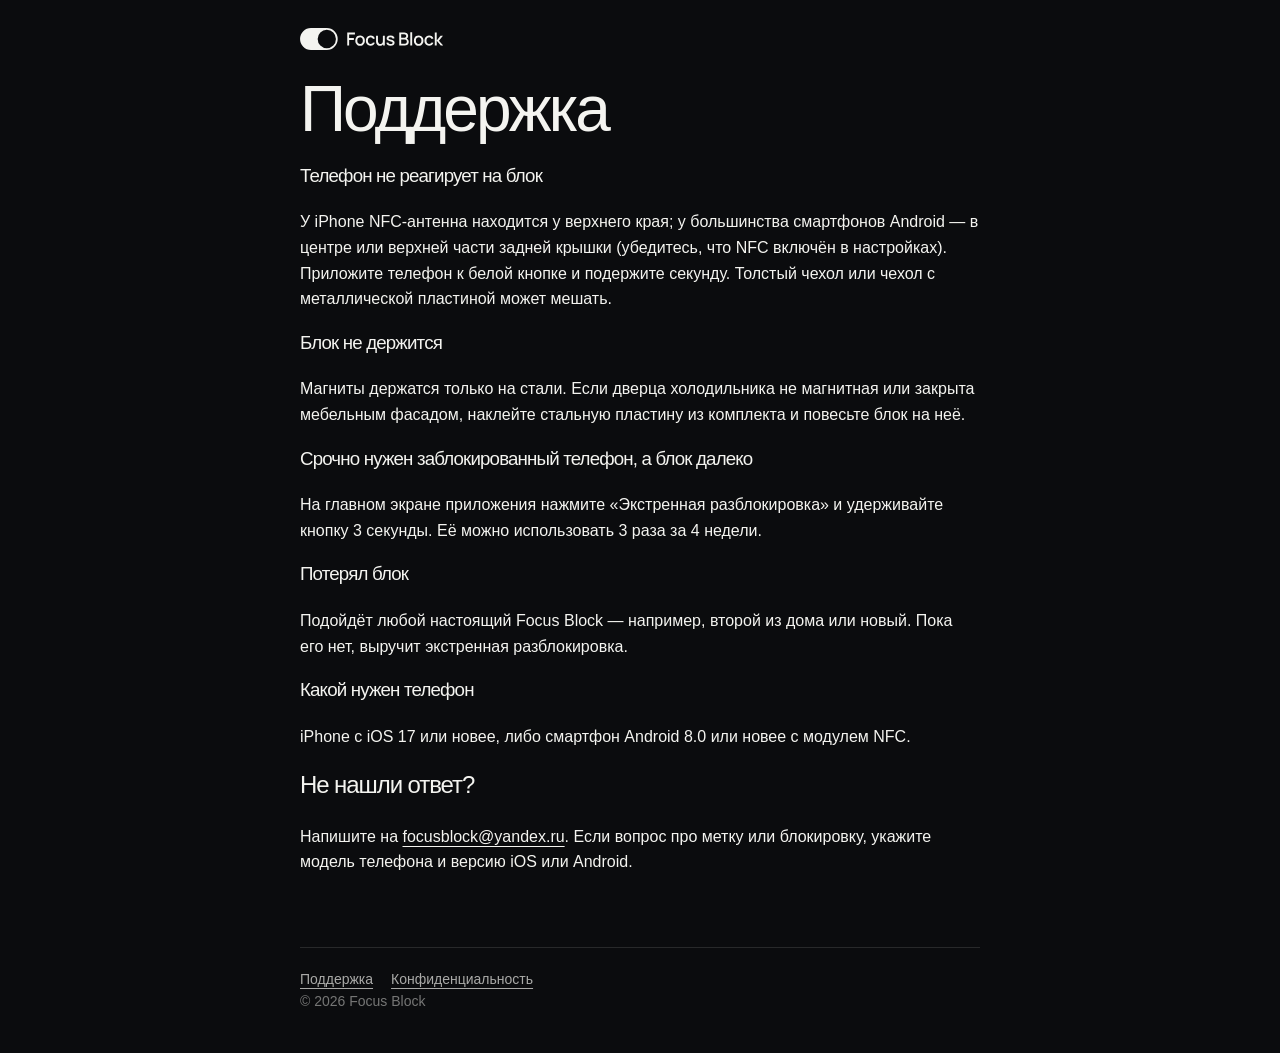
<file: support/index.html>
<!doctype html>
<html lang="ru">
<head>
<meta charset="utf-8">
<meta name="viewport" content="width=device-width, initial-scale=1">
<title>Поддержка — Focus Block</title>
<meta name="description" content="Ответы на частые вопросы о Focus Block.">
<meta name="theme-color" content="#0b0c0e">
<link rel="icon" href="/img/favicon-32.png" sizes="32x32">
<link rel="apple-touch-icon" href="/img/apple-touch-icon.png">
<link rel="stylesheet" href="/style.css">
</head>
<body>
<header class="top wrap"><a href="/"><img src="/img/logo.svg" alt="Focus Block"></a></header>
<main class="wrap">
  <h1>Поддержка</h1>
  <h3>Телефон не реагирует на блок</h3>
  <p>У iPhone NFC-антенна находится у верхнего края; у большинства смартфонов Android — в центре или верхней части задней крышки (убедитесь, что NFC включён в настройках). Приложите телефон к белой кнопке и подержите секунду. Толстый чехол или чехол с металлической пластиной может мешать.</p>
  <h3>Блок не держится</h3>
  <p>Магниты держатся только на стали. Если дверца холодильника не магнитная или закрыта мебельным фасадом, наклейте стальную пластину из комплекта и повесьте блок на неё.</p>
  <h3>Срочно нужен заблокированный телефон, а блок далеко</h3>
  <p>На главном экране приложения нажмите «Экстренная разблокировка» и удерживайте кнопку 3 секунды. Её можно использовать 3 раза за 4 недели.</p>
  <h3>Потерял блок</h3>
  <p>Подойдёт любой настоящий Focus Block — например, второй из дома или новый. Пока его нет, выручит экстренная разблокировка.</p>
  <h3>Какой нужен телефон</h3>
  <p>iPhone с iOS 17 или новее, либо смартфон Android 8.0 или новее с модулем NFC.</p>
  <h2>Не нашли ответ?</h2>
  <p>Напишите на <a href="mailto:focusblock@yandex.ru">focusblock@yandex.ru</a>. Если вопрос про метку или блокировку, укажите модель телефона и версию iOS или Android.</p>
</main>
<footer class="wrap"><a href="/support/">Поддержка</a><a href="/privacy/">Конфиденциальность</a><p class="small">© 2026 Focus Block</p></footer>
</body></html>
</file>
<file: style.css>
:root {
  color-scheme: dark;
  --obsidian: #0b0c0e;
  --slate: #131518;
  --paper: #f4f4f0;
  --ink: #111315;
  --ink-muted: rgba(17, 19, 21, 0.66);
  --ink-line: rgba(17, 19, 21, 0.14);
  --light: #f4f4f0;
  --light-muted: rgba(244, 244, 240, 0.68);
  --light-hint: rgba(244, 244, 240, 0.46);
  --light-line: rgba(244, 244, 240, 0.12);
  --light-line-strong: rgba(244, 244, 240, 0.24);
  --sage: #b9c1a3;
  --ease-out: cubic-bezier(0.22, 1, 0.36, 1);
  --base: var(--obsidian);
  --surface: var(--slate);
  --raised: #1d2024;
  --primary: rgba(244, 244, 240, 0.94);
  --secondary: var(--light-muted);
  --tertiary: var(--light-hint);
  --hairline: var(--light-line);
}

* {
  box-sizing: border-box;
}

html {
  -webkit-text-size-adjust: 100%;
  scroll-behavior: smooth;
  background-color: var(--obsidian);
}

body {
  margin: 0;
  overflow-x: clip;
  background-color: var(--obsidian);
  color: var(--light);
  font-family: "SF Pro Display", "SF Pro Text", "Helvetica Neue", ui-sans-serif, sans-serif;
  font-size: 16px;
  line-height: 1.6;
  -webkit-font-smoothing: antialiased;
  -moz-osx-font-smoothing: grayscale;
}

a {
  color: inherit;
  text-underline-offset: 4px;
}

button,
input {
  font-family: inherit;
  font-size: inherit;
}

:focus-visible {
  outline: 2px solid var(--sage);
  outline-offset: 3px;
}

.sr-only {
  position: absolute;
  width: 1px;
  height: 1px;
  padding: 0;
  margin: -1px;
  overflow: hidden;
  clip: rect(0, 0, 0, 0);
  white-space: nowrap;
  border: 0;
}

.wrap {
  width: min(1220px, calc(100% - 80px));
  margin-inline: auto;
}

h1,
h2,
h3 {
  margin-top: 0;
  font-weight: 500;
  letter-spacing: -0.045em;
  text-wrap: balance;
}

p {
  margin-top: 0;
  text-wrap: pretty;
}

.num {
  font-variant-numeric: tabular-nums;
}

/* =========================================================
   Header
   ========================================================= */
.site-header {
  position: relative;
  z-index: 30;
  min-height: 72px;
  display: flex;
  align-items: center;
  justify-content: space-between;
  border-bottom: 1px solid var(--light-line);
}

.brand {
  display: inline-flex;
  align-items: center;
  text-decoration: none;
}

.brand img {
  display: block;
  width: 152px;
  height: auto;
}

.brand-mark {
  display: block;
  width: 26px;
  height: auto;
}

.header-nav {
  display: flex;
  gap: 32px;
  margin-left: auto;
  margin-right: 40px;
}

.header-nav a {
  color: var(--light-muted);
  font-size: 14px;
  text-decoration: none;
  transition: color 0.2s ease;
}

.header-nav a:hover {
  color: var(--light);
}

.header-cta {
  display: inline-flex;
  align-items: center;
  min-height: 38px;
  padding: 7px 16px;
  border: 1px solid var(--light-line-strong);
  border-radius: 8px;
  color: var(--light);
  font-size: 14px;
  font-weight: 500;
  text-decoration: none;
  transition: background-color 0.2s ease, color 0.2s ease, border-color 0.2s ease;
}

.header-cta:hover {
  background: var(--light);
  color: var(--obsidian);
  border-color: var(--light);
}

/* =========================================================
   Compact Single-Screen Hero (Vertical Right-Column Hardware)
   ========================================================= */
.hero {
  position: relative;
  background: var(--obsidian);
  padding-block: 28px 56px;
}

.hero-grid {
  display: grid;
  grid-template-columns: 1.08fr 0.92fr;
  align-items: center;
  gap: 48px;
}

.hero-copy {
  max-width: 540px;
  position: relative;
  z-index: 4;
}

.hero-status {
  display: inline-flex;
  align-items: center;
  gap: 9px;
  margin-bottom: 20px;
  font-size: 14px;
  color: var(--light-muted);
}

.hero-status-dot {
  width: 7px;
  height: 7px;
  border-radius: 50%;
  background: var(--sage);
}

h1 {
  font-size: clamp(44px, 5vw, 72px);
  line-height: 0.98;
  margin-bottom: 20px;
  color: var(--light);
}

.hero-lead {
  max-width: 480px;
  margin-bottom: 30px;
  color: var(--light-muted);
  font-size: 17px;
  line-height: 1.62;
}

/* Sleek unified Web3-style single-bar pre-order input */
.preorder-block {
  max-width: 492px;
  scroll-margin-top: 32px;
}

.preorder-form {
  display: flex;
  flex-direction: column;
  gap: 12px;
}

.preorder-bar {
  display: flex;
  align-items: center;
  gap: 6px;
  padding: 5px;
  background: #14161a;
  border: 1px solid var(--light-line-strong);
  border-radius: 10px;
  transition: border-color 0.2s ease, background-color 0.2s ease;
}

.preorder-bar:focus-within {
  border-color: rgba(244, 244, 240, 0.55);
  background: #171a1f;
}

.preorder-input {
  flex: 1 1 0%;
  min-width: 0;
  height: 42px;
  padding: 0 12px;
  background: transparent;
  border: 0;
  color: var(--light);
  font-size: 16px;
  outline: none;
}

.preorder-input::placeholder {
  color: var(--light-hint);
}

.preorder-btn {
  flex: 0 0 auto;
  height: 42px;
  padding: 0 18px;
  background: var(--light);
  color: var(--obsidian);
  border: 0;
  border-radius: 7px;
  font-size: 14px;
  font-weight: 600;
  cursor: pointer;
  white-space: nowrap;
  transition: background-color 0.2s ease, transform 0.15s ease;
}

.preorder-btn:hover {
  background: #ffffff;
  transform: translateY(-1px);
}

.preorder-btn:active {
  transform: translateY(0);
}

.consent-row {
  display: flex;
  align-items: flex-start;
  gap: 10px;
  font-size: 13px;
  color: var(--light-hint);
  line-height: 1.45;
  cursor: pointer;
}

.consent-row input[type="checkbox"] {
  width: 16px;
  height: 16px;
  margin: 2px 0 0;
  flex-shrink: 0;
  accent-color: var(--sage);
  cursor: pointer;
}

.consent-row a {
  color: var(--light-muted);
}

.form-success {
  display: none;
  padding: 14px 0;
  border-top: 1px solid var(--sage);
  border-bottom: 1px solid var(--light-line);
  color: var(--light);
  font-size: 15px;
  line-height: 1.55;
}

.hero-meta {
  margin-top: 18px;
  font-size: 14px;
  color: var(--light-hint);
}

.hero-scroll-cue {
  margin-top: 24px;
  padding-top: 16px;
  border-top: 1px solid var(--light-line);
  display: flex;
  align-items: center;
  gap: 12px;
  font-size: 13px;
  color: var(--light-muted);
}

.scroll-indicator {
  width: 8px;
  height: 8px;
  border-radius: 50%;
  border: 1.5px solid var(--light-muted);
  flex-shrink: 0;
  transition: background-color 0.3s ease, border-color 0.3s ease;
}

.hero.is-locked .scroll-indicator {
  background: var(--sage);
  border-color: var(--sage);
}

/* =========================================================
   Right Column: Vertical Focus Block + Upright Dark iPhone 16 Pro
   ========================================================= */
.hero-visual {
  position: relative;
  width: 100%;
  max-width: 440px;
  height: 564px;
  margin-inline: auto;
  cursor: pointer;
  user-select: none;
  -webkit-tap-highlight-color: transparent;
}

/* Studio ambient light centered behind vertical hardware axis */
.hero-ambient {
  position: absolute;
  top: -90px;
  left: 50%;
  width: 300px;
  height: 300px;
  margin-left: -150px;
  border-radius: 50%;
  background: radial-gradient(circle, rgba(185, 193, 163, 0.14) 0%, rgba(160, 178, 220, 0.05) 38%, transparent 70%);
  pointer-events: none;
  transition: opacity 0.45s ease, transform 0.6s var(--ease-out);
  opacity: 0.72;
}

.hero.is-locked .hero-ambient {
  opacity: 1;
  transform: scale(1.1);
}

.hero-orbit {
  position: absolute;
  top: 52px;
  left: 50%;
  border-radius: 50%;
  border: 1px solid rgba(244, 244, 240, 0.055);
  transform: translate(-50%, -50%);
  pointer-events: none;
  transition: border-color 0.45s ease, transform 0.6s var(--ease-out);
}

.hero-orbit-1 {
  width: 190px;
  height: 190px;
}

.hero-orbit-2 {
  width: 310px;
  height: 310px;
  border-color: rgba(244, 244, 240, 0.032);
}

.hero.is-locked .hero-orbit-1 {
  border-color: rgba(185, 193, 163, 0.25);
  transform: translate(-50%, -50%) scale(1.05);
}

.hero.is-locked .hero-orbit-2 {
  border-color: rgba(185, 193, 163, 0.11);
  transform: translate(-50%, -50%) scale(1.03);
}

/* Real Focus Block photo centered on vertical axis (zero stacking context for pure lighten blend) */
.hero-block {
  position: absolute;
  top: -28px;
  left: 50%;
  width: 232px;
  margin-left: -116px;
  pointer-events: none;
}

.hero-block-img {
  display: block;
  width: 100%;
  height: auto;
  mix-blend-mode: lighten;
  filter: contrast(1.06);
  mask-image: radial-gradient(ellipse 62% 62% at 50% 50%, #000 54%, transparent 98%);
  -webkit-mask-image: radial-gradient(ellipse 62% 62% at 50% 50%, #000 54%, transparent 98%);
}

/* Subtle vertical alignment hairline between Focus Block and iPhone at rest */
.tap-guide {
  position: absolute;
  top: 96px;
  left: 50%;
  width: 1px;
  height: 28px;
  margin-left: -0.5px;
  background: linear-gradient(180deg, rgba(185, 193, 163, 0.52) 0%, rgba(244, 244, 240, 0.05) 100%);
  pointer-events: none;
  opacity: 0.85;
  transition: opacity 0.25s ease;
}

.hero.is-locked .tap-guide {
  opacity: 0;
}

/* Persistent soft hardware resonance ring around Focus Block while locked */
.contact-halo {
  position: absolute;
  top: 52px;
  left: 50%;
  width: 126px;
  height: 126px;
  border-radius: 50%;
  border: 1px solid rgba(185, 193, 163, 0.44);
  box-shadow: 0 0 26px rgba(185, 193, 163, 0.22);
  transform: translate(-50%, -50%) scale(0.76);
  opacity: 0;
  pointer-events: none;
  z-index: 4;
  transition: opacity 0.45s ease, transform 0.6s var(--ease-out);
}

.hero.is-locked .contact-halo {
  opacity: 1;
  transform: translate(-50%, -50%) scale(1);
}

/* Concentric NFC contact wave centered on Focus Block's white inlay */
.contact-wave {
  position: absolute;
  top: 52px;
  left: 50%;
  width: 22px;
  height: 22px;
  margin-top: -11px;
  margin-left: -11px;
  border-radius: 50%;
  border: 1.5px solid var(--sage);
  opacity: 0;
  pointer-events: none;
  z-index: 8;
}

.contact-wave-2 {
  border-color: rgba(244, 244, 240, 0.55);
}

.hero-visual.pulse-active .contact-wave {
  animation: nfc-ring 1s var(--ease-out) forwards;
}

.hero-visual.pulse-active .contact-wave-2 {
  animation: nfc-ring 1.2s 0.16s var(--ease-out) forwards;
}

@keyframes nfc-ring {
  0% { transform: scale(1); opacity: 0.92; }
  100% { transform: scale(9.5); opacity: 0; }
}

/* =========================================================
   Photorealistic Upright iPhone 16 Pro (Black Titanium)
   ========================================================= */
.iphone-rig {
  position: absolute;
  bottom: 0;
  left: 50%;
  width: 228px;
  height: 432px;
  margin-left: -114px;
  z-index: 6;
  transform-origin: center top;
  transform:
    perspective(1200px)
    translate3d(0, var(--py, 0px), 0)
    rotateX(var(--prx, 5deg))
    scale(var(--pscale, 0.985));
  will-change: transform;
}

/* Machined Grade-5 Black Titanium Outer Chassis with clean bottom 3D depth */
.iphone-chassis {
  position: relative;
  width: 100%;
  height: 100%;
  border-radius: 42px;
  padding: 4px;
  background: linear-gradient(
    145deg,
    #787e8a 0%,
    #383d46 12%,
    #1b1e24 32%,
    #0e1014 54%,
    #2e333c 78%,
    #6a717e 92%,
    #2c3038 100%
  );
  box-shadow:
    0 2px 0 0 #262a32,
    0 5px 0 0 #171a20,
    0 8px 0 0 #0e1014,
    0 34px 66px rgba(0, 0, 0, 0.88),
    0 12px 24px rgba(0, 0, 0, 0.68),
    inset 0 0 0 1px rgba(255, 255, 255, 0.28),
    inset 0 1px 2px rgba(255, 255, 255, 0.36);
}

/* Specular contact light across top-center titanium rim when meeting Focus Block */
.iphone-contact-rim {
  position: absolute;
  inset: -1px;
  border-radius: 43px;
  background: radial-gradient(ellipse 70% 18% at 50% 0%, rgba(226, 234, 206, 0.8) 0%, rgba(185, 193, 163, 0.24) 44%, transparent 74%);
  opacity: var(--contact, 0);
  pointer-events: none;
  z-index: 1;
  transition: opacity 0.3s ease;
}

/* Physical machined titanium side buttons */
.hw-btn {
  position: absolute;
  background: linear-gradient(180deg, #626874 0%, #2a2e36 48%, #4b505c 100%);
  box-shadow: inset 0 0 0 0.5px rgba(255, 255, 255, 0.28), 0 1px 3px rgba(0, 0, 0, 0.7);
  pointer-events: none;
  z-index: 2;
}

.hw-action {
  left: -2.5px;
  top: 82px;
  width: 2.5px;
  height: 19px;
  border-radius: 2px 0 0 2px;
}

.hw-vol-up {
  left: -2.5px;
  top: 112px;
  width: 2.5px;
  height: 34px;
  border-radius: 2px 0 0 2px;
}

.hw-vol-down {
  left: -2.5px;
  top: 155px;
  width: 2.5px;
  height: 34px;
  border-radius: 2px 0 0 2px;
}

.hw-power {
  right: -2.5px;
  top: 122px;
  width: 3px;
  height: 50px;
  border-radius: 0 2px 2px 0;
}

.hw-cam-ctrl {
  right: -2px;
  top: 262px;
  width: 2px;
  height: 34px;
  border-radius: 0 2px 2px 0;
  background: linear-gradient(180deg, #3c404a 0%, #1d2026 50%, #3a3e48 100%);
}

/* Authentic titanium antenna split bands */
.hw-antenna {
  position: absolute;
  width: 4px;
  height: 2px;
  background: rgba(8, 9, 12, 0.85);
  pointer-events: none;
  z-index: 3;
}

.hw-ant-tl { left: 0; top: 52px; }
.hw-ant-tr { right: 0; top: 52px; }
.hw-ant-bl { left: 0; bottom: 52px; }
.hw-ant-br { right: 0; bottom: 52px; }

/* Ultra-thin uniform Black Titanium Bezel */
.iphone-bezel {
  position: relative;
  z-index: 2;
  width: 100%;
  height: 100%;
  border-radius: 38px;
  background: #020203;
  padding: 7px;
  box-shadow: inset 0 0 0 1px rgba(255, 255, 255, 0.08);
}

/* Precision recessed top earpiece slit */
.iphone-speaker {
  position: absolute;
  top: 2.5px;
  left: 50%;
  transform: translateX(-50%);
  width: 36px;
  height: 2px;
  border-radius: 99px;
  background: linear-gradient(90deg, #0b0c0e 0%, #262930 50%, #0b0c0e 100%);
  z-index: 15;
  pointer-events: none;
}

/* Super Retina XDR OLED Display */
.iphone-oled {
  position: relative;
  width: 100%;
  height: 100%;
  border-radius: 32px;
  overflow: hidden;
  background: #080a0f;
  padding: 10px 10px 8px;
  display: flex;
  flex-direction: column;
  justify-content: space-between;
  box-shadow: inset 0 0 0 0.75px rgba(255, 255, 255, 0.1);
}

/* Authentic iOS 18 Black Titanium Silk Wallpaper — calms down when Focus locks */
.iphone-wallpaper {
  position: absolute;
  inset: 0;
  z-index: 0;
  background:
    radial-gradient(ellipse 95% 48% at 15% 18%, rgba(92, 118, 178, 0.48) 0%, transparent 64%),
    radial-gradient(ellipse 85% 50% at 88% 42%, rgba(168, 128, 102, 0.34) 0%, transparent 62%),
    radial-gradient(ellipse 80% 55% at 32% 78%, rgba(68, 92, 138, 0.36) 0%, transparent 65%),
    radial-gradient(ellipse 70% 42% at 72% 84%, rgba(145, 152, 134, 0.18) 0%, transparent 64%),
    linear-gradient(168deg, #101522 0%, #0a0d14 48%, #0d1016 100%);
  transition: opacity 0.55s var(--ease-out), filter 0.55s var(--ease-out);
}

.hero.is-locked .iphone-wallpaper {
  opacity: 0.42;
  filter: saturate(0.45) brightness(0.75);
}

/* Subtle Ceramic Shield studio glass sheen */
.iphone-glass-sheen {
  position: absolute;
  inset: 0;
  border-radius: 32px;
  background:
    linear-gradient(
      118deg,
      rgba(255, 255, 255, 0.11) 0%,
      rgba(255, 255, 255, 0.03) 22%,
      transparent 24%
    ),
    radial-gradient(ellipse 65% 32% at 50% 0%, rgba(255, 255, 255, 0.06) 0%, transparent 70%);
  pointer-events: none;
  z-index: 12;
}

/* iOS Status Bar + Compact Zero-Overlap Dynamic Island */
.ios-top {
  position: relative;
  z-index: 6;
  display: flex;
  align-items: center;
  justify-content: space-between;
  height: 19px;
  padding-inline: 4px;
}

.ios-time {
  font-size: 10.5px;
  font-weight: 600;
  color: #ffffff;
  letter-spacing: -0.02em;
}

/* Compact Dynamic Island — strictly clear of 9:41 & signal icons */
.dynamic-island {
  position: absolute;
  top: 0;
  left: 50%;
  transform: translateX(-50%);
  width: 62px;
  height: 18px;
  border-radius: 12px;
  background: #000000;
  box-shadow: inset 0 0 0 0.5px rgba(255, 255, 255, 0.1);
  display: flex;
  align-items: center;
  justify-content: space-between;
  padding: 0 5px;
  overflow: hidden;
  transition: width 0.45s var(--ease-out), padding 0.45s var(--ease-out);
  z-index: 10;
}

.island-label {
  display: inline-flex;
  align-items: center;
  gap: 3.5px;
  font-size: 8.5px;
  font-weight: 600;
  color: var(--sage);
  white-space: nowrap;
  opacity: 0;
  transform: translateX(-4px);
  transition: opacity 0.25s ease, transform 0.35s var(--ease-out);
}

.island-switch {
  width: 11px;
  height: 6.5px;
  border-radius: 99px;
  background: var(--sage);
  position: relative;
  flex-shrink: 0;
}

.island-switch::after {
  content: "";
  position: absolute;
  top: 1px;
  right: 1px;
  width: 4.5px;
  height: 4.5px;
  border-radius: 50%;
  background: #0b0c0e;
}

.island-sensors {
  display: inline-flex;
  align-items: center;
  gap: 3px;
  flex-shrink: 0;
}

.island-ir {
  width: 4px;
  height: 4px;
  border-radius: 50%;
  background: radial-gradient(circle at 40% 40%, #24192b 0%, #09070b 80%);
}

.island-lens {
  width: 7px;
  height: 7px;
  border-radius: 50%;
  background: radial-gradient(circle at 35% 35%, #4668a8 0%, #142240 48%, #04070e 100%);
  box-shadow: inset 0 0 0 0.8px rgba(255, 255, 255, 0.1);
  flex-shrink: 0;
}

.hero.is-locked .dynamic-island {
  width: 90px;
  padding: 0 6px;
}

.hero.is-locked .island-label {
  opacity: 1;
  transform: translateX(0);
}

/* iOS Status Icons (Signal + Battery) */
.ios-indicators {
  display: flex;
  align-items: center;
  gap: 3.5px;
}

.ios-indicators svg {
  display: block;
  fill: #ffffff;
}

/* Focus Block Real iOS Widget (2x4 dark card) */
.fb-widget {
  position: relative;
  z-index: 5;
  margin-top: 8px;
  padding: 9px 10px;
  border-radius: 16px;
  background: rgba(20, 23, 30, 0.84);
  border: 1px solid rgba(255, 255, 255, 0.12);
  box-shadow: 0 8px 18px rgba(0, 0, 0, 0.32);
  display: flex;
  align-items: center;
  justify-content: space-between;
  gap: 8px;
  transition: background-color 0.35s ease, border-color 0.35s ease;
}

.hero.is-locked .fb-widget {
  background: rgba(26, 31, 29, 0.92);
  border-color: rgba(185, 193, 163, 0.38);
}

.fb-widget-left {
  display: flex;
  flex-direction: column;
  gap: 1px;
  min-width: 0;
}

.fb-widget-title {
  font-size: 11px;
  font-weight: 600;
  color: #ffffff;
  letter-spacing: -0.01em;
}

.fb-widget-sub {
  font-size: 9.5px;
  color: rgba(244, 244, 240, 0.65);
  white-space: nowrap;
  transition: color 0.3s ease;
}

.hero.is-locked .fb-widget-sub {
  color: var(--sage);
}

/* Brand toggle pill inside widget */
.fb-toggle {
  width: 36px;
  height: 20px;
  border-radius: 99px;
  background: rgba(255, 255, 255, 0.14);
  padding: 2.5px;
  flex-shrink: 0;
  transition: background-color 0.35s var(--ease-out);
}

.fb-toggle-knob {
  width: 15px;
  height: 15px;
  border-radius: 50%;
  background: var(--paper);
  transform: translateX(0);
  transition: transform 0.38s var(--ease-out), background-color 0.35s ease;
}

.hero.is-locked .fb-toggle {
  background: var(--paper);
}

.hero.is-locked .fb-toggle-knob {
  transform: translateX(16px);
  background: #2e3338;
}

/* Realistic 4-Column iOS 18 SpringBoard App Grid */
.ios-grid {
  position: relative;
  z-index: 5;
  display: grid;
  grid-template-columns: repeat(4, 1fr);
  gap: 10px 7px;
  margin-top: 10px;
}

.ios-app {
  display: flex;
  flex-direction: column;
  align-items: center;
  gap: 3.5px;
  position: relative;
}

.ios-icon {
  position: relative;
  width: 39px;
  height: 39px;
  border-radius: 9.5px;
  display: flex;
  align-items: center;
  justify-content: center;
  box-shadow:
    0 6px 14px rgba(0, 0, 0, 0.45),
    inset 0 1px 0 rgba(255, 255, 255, 0.28),
    inset 0 -1px 0 rgba(0, 0, 0, 0.22);
  transition: filter 0.4s ease, opacity 0.4s ease, transform 0.4s var(--ease-out);
}

.ios-icon svg {
  width: 20px;
  height: 20px;
  fill: #ffffff;
}

/* Authentic iOS app palettes */
.ic-ig {
  background: radial-gradient(circle at 30% 107%, #fdf497 0%, #fd5949 45%, #d6249f 65%, #285aeb 92%);
}

.ic-yt {
  background: linear-gradient(160deg, #ff2e2e 0%, #c80e0e 100%);
}

.ic-tg {
  background: linear-gradient(180deg, #37aee2 0%, #1e96c8 100%);
}

.ic-tt {
  background: linear-gradient(155deg, #23262e 0%, #090a0d 100%);
}

.ic-x {
  background: linear-gradient(155deg, #272b33 0%, #0d0e11 100%);
}

.ic-games {
  background: linear-gradient(155deg, #8b5cf6 0%, #5b21b6 100%);
}

.ic-notes {
  background: linear-gradient(180deg, #f5c542 0%, #f5c542 28%, #f7f7f4 28%, #ebebe6 100%);
}

.ic-notes-lines {
  width: 20px;
  height: 13px;
  margin-top: 8px;
  display: flex;
  flex-direction: column;
  justify-content: space-between;
}

.ic-notes-lines span {
  display: block;
  height: 1.5px;
  background: rgba(17, 19, 21, 0.24);
  border-radius: 1px;
}

.ic-cal {
  background: linear-gradient(180deg, #fcfcf9 0%, #ecece7 100%);
  flex-direction: column;
  gap: 0;
  color: #111315;
}

.ic-cal-day {
  font-size: 7px;
  font-weight: 700;
  color: #d93829;
  line-height: 1;
  letter-spacing: 0.04em;
}

.ic-cal-num {
  font-size: 16.5px;
  font-weight: 400;
  line-height: 1.05;
  color: #111315;
}

/* Red iOS notification badges */
.ios-badge {
  position: absolute;
  top: -3.5px;
  right: -3.5px;
  min-width: 14px;
  height: 14px;
  padding: 0 3.5px;
  border-radius: 99px;
  background: #ff3b30;
  color: #ffffff;
  font-size: 8px;
  font-weight: 700;
  display: flex;
  align-items: center;
  justify-content: center;
  box-shadow: 0 2px 5px rgba(0, 0, 0, 0.5);
  transition: transform 0.28s var(--ease-out), opacity 0.25s ease;
  z-index: 3;
}

/* Authentic iOS Screen Time dim overlay + hourglass on locked apps */
.ios-shield {
  position: absolute;
  inset: 0;
  border-radius: 9.5px;
  background: rgba(10, 11, 14, 0.72);
  display: flex;
  align-items: center;
  justify-content: center;
  opacity: 0;
  transform: scale(0.85);
  transition: opacity 0.32s ease, transform 0.35s var(--ease-out);
  z-index: 2;
}

.ios-shield svg {
  width: 15px;
  height: 15px;
  fill: rgba(244, 244, 240, 0.92);
}

.ios-label {
  font-size: 8.5px;
  font-weight: 400;
  color: rgba(255, 255, 255, 0.9);
  text-align: center;
  line-height: 1.1;
  white-space: nowrap;
  text-shadow: 0 1px 3px rgba(0, 0, 0, 0.65);
  transition: opacity 0.3s ease;
}

/* Staggered lock cascade on distracting apps */
.hero.is-locked .is-distracting .ios-icon {
  filter: grayscale(100%) brightness(0.48);
  transform: scale(0.95);
}

.hero.is-locked .is-distracting .ios-shield {
  opacity: 1;
  transform: scale(1);
}

.hero.is-locked .is-distracting .ios-badge {
  opacity: 0;
  transform: scale(0);
}

.hero.is-locked .is-distracting .ios-label {
  opacity: 0.42;
}

/* Focus Block Shield Toast Pill inside iOS screen when locked */
.ios-lock-toast {
  position: relative;
  z-index: 5;
  margin-top: auto;
  margin-bottom: 8px;
  padding: 8px 9px;
  border-radius: 13px;
  background: rgba(30, 34, 38, 0.92);
  border: 1px solid rgba(244, 244, 240, 0.14);
  box-shadow: 0 8px 18px rgba(0, 0, 0, 0.45);
  display: flex;
  align-items: center;
  gap: 8px;
  opacity: 0;
  transform: translateY(7px) scale(0.97);
  transition: opacity 0.35s ease, transform 0.4s var(--ease-out);
}

.hero.is-locked .ios-lock-toast {
  opacity: 1;
  transform: translateY(0) scale(1);
}

.toast-mark {
  width: 20px;
  height: 12px;
  flex-shrink: 0;
}

.toast-text {
  font-size: 9px;
  line-height: 1.25;
  color: rgba(244, 244, 240, 0.72);
}

.toast-text strong {
  display: block;
  font-size: 9.5px;
  font-weight: 600;
  color: var(--paper);
}

/* Authentic iOS 18 Dock (Dark-Mode Sleek Utility Apps — Always Unlocked) */
.ios-dock {
  position: relative;
  z-index: 5;
  padding: 7px 8px;
  border-radius: 18px;
  background: rgba(255, 255, 255, 0.11);
  border: 1px solid rgba(255, 255, 255, 0.1);
  display: grid;
  grid-template-columns: repeat(4, 1fr);
  gap: 7px;
  justify-items: center;
}

.ios-dock .ios-icon {
  width: 37px;
  height: 37px;
  border-radius: 9px;
}

.ios-dock .ios-icon svg {
  width: 18px;
  height: 18px;
}

.ic-phone {
  background: linear-gradient(180deg, #1d2b22 0%, #111914 100%);
  border: 1px solid rgba(90, 240, 120, 0.2);
}

.ic-phone svg {
  fill: #4ce36b;
}

.ic-maps {
  background: linear-gradient(180deg, #18263b 0%, #0f1724 100%);
  border: 1px solid rgba(86, 165, 255, 0.22);
}

.ic-maps svg {
  fill: #54a8ff;
}

.ic-msg {
  background: linear-gradient(180deg, #1d2b22 0%, #111914 100%);
  border: 1px solid rgba(90, 240, 120, 0.2);
}

.ic-msg svg {
  fill: #4ce36b;
}

.ic-bank {
  background: linear-gradient(180deg, #2d291b 0%, #18160f 100%);
  border: 1px solid rgba(242, 206, 86, 0.24);
}

.ic-bank svg {
  fill: #f0cc52;
}

.ios-home-bar {
  width: 82px;
  height: 3.5px;
  border-radius: 99px;
  background: rgba(255, 255, 255, 0.78);
  margin: 6px auto 0;
  position: relative;
  z-index: 6;
}

/* =========================================================
   Comparison Chapters (Warm Paper & Obsidian)
   ========================================================= */
.chapter-paper {
  background: var(--paper);
  color: var(--ink);
  padding-block: 112px;
  scroll-margin-top: 24px;
}

.chapter-paper h2,
.chapter-paper h3 {
  color: var(--ink);
}

.chapter-dark {
  background: var(--obsidian);
  color: var(--light);
  padding-block: 112px;
  border-bottom: 1px solid var(--light-line);
  scroll-margin-top: 24px;
}

.table-head {
  display: flex;
  justify-content: space-between;
  align-items: flex-end;
  gap: 32px;
  margin-bottom: 44px;
}

.table-head h2 {
  font-size: clamp(32px, 4vw, 50px);
  line-height: 1.05;
  margin: 0;
  max-width: 640px;
}

.table-head p {
  font-size: 16px;
  max-width: 380px;
  margin: 0;
  line-height: 1.6;
}

.chapter-paper .table-head p {
  color: var(--ink-muted);
}

.chapter-dark .table-head p {
  color: var(--light-muted);
}

/* Clean hairline comparison tables */
.compare-table {
  width: 100%;
  border-collapse: collapse;
}

.compare-table th,
.compare-table td {
  padding: 22px 18px 22px 0;
  text-align: left;
  vertical-align: top;
  font-size: 15px;
  line-height: 1.55;
}

.compare-table th {
  font-size: 14px;
  font-weight: 500;
  padding-top: 16px;
  padding-bottom: 16px;
}

.compare-table td:first-child {
  width: 26%;
  font-weight: 500;
}

.compare-table td:nth-child(2) {
  width: 37%;
}

.compare-table td:nth-child(3) {
  width: 37%;
}

.chapter-paper .compare-table {
  border-top: 1px solid rgba(17, 19, 21, 0.25);
}

.chapter-paper .compare-table th {
  color: var(--ink-muted);
  border-bottom: 1px solid var(--ink-line);
}

.chapter-paper .compare-table td {
  border-bottom: 1px solid var(--ink-line);
}

.chapter-paper .compare-table td:first-child {
  color: var(--ink);
}

.chapter-paper .compare-table td:nth-child(2) {
  color: var(--ink-muted);
}

.chapter-paper .compare-table td:nth-child(3) {
  color: var(--ink);
  font-weight: 500;
}

.chapter-paper .col-focusblock {
  color: var(--ink);
  font-weight: 600;
}

.chapter-dark .compare-table {
  border-top: 1px solid var(--light-line-strong);
}

.chapter-dark .compare-table th {
  color: var(--light-hint);
  border-bottom: 1px solid var(--light-line);
}

.chapter-dark .compare-table td {
  border-bottom: 1px solid var(--light-line);
}

.chapter-dark .compare-table td:first-child {
  color: var(--light);
}

.chapter-dark .compare-table td:nth-child(2) {
  color: var(--light-muted);
}

.chapter-dark .compare-table td:nth-child(3) {
  color: var(--light);
}

.chapter-dark .col-focusblock {
  color: var(--sage);
  font-weight: 600;
}

/* =========================================================
   In The Box (Obsidian — borderless Focus Block photo)
   ========================================================= */
.box-grid {
  display: grid;
  grid-template-columns: 0.95fr 1.05fr;
  gap: 64px;
  align-items: center;
}

.box-media {
  display: flex;
  align-items: center;
  justify-content: center;
  background: transparent;
}

.box-media img {
  display: block;
  width: 100%;
  max-width: 480px;
  height: auto;
  mix-blend-mode: lighten;
  mask-image: radial-gradient(ellipse 66% 66% at 50% 50%, #000 56%, transparent 100%);
  -webkit-mask-image: radial-gradient(ellipse 66% 66% at 50% 50%, #000 56%, transparent 100%);
}

.box-copy h2 {
  font-size: clamp(34px, 4vw, 52px);
  line-height: 1.04;
  margin-bottom: 20px;
}

.box-copy > p {
  font-size: 17px;
  color: var(--light-muted);
  margin-bottom: 36px;
  max-width: 460px;
}

.box-specs {
  list-style: none;
  padding: 0;
  margin: 0;
  border-top: 1px solid var(--light-line);
}

.box-specs li {
  padding: 18px 0;
  border-bottom: 1px solid var(--light-line);
  display: grid;
  grid-template-columns: 190px 1fr;
  gap: 20px;
  font-size: 15px;
}

.box-specs strong {
  color: var(--light);
  font-weight: 600;
}

.box-specs span {
  color: var(--light-muted);
}

/* =========================================================
   FAQ (Warm Paper)
   ========================================================= */
.faq-layout {
  display: grid;
  grid-template-columns: 0.75fr 1.25fr;
  gap: 72px;
  align-items: start;
}

.faq-side h2 {
  font-size: clamp(32px, 3.8vw, 48px);
  line-height: 1.06;
  margin-bottom: 16px;
}

.faq-side p {
  color: var(--ink-muted);
  font-size: 16px;
  margin: 0;
}

.faq-list {
  border-top: 1px solid var(--ink-line);
}

.faq-entry {
  border-bottom: 1px solid var(--ink-line);
}

.faq-trigger {
  padding: 24px 0;
  font-size: 17px;
  font-weight: 500;
  color: var(--ink);
  cursor: pointer;
  list-style: none;
  display: flex;
  justify-content: space-between;
  align-items: center;
  gap: 20px;
  user-select: none;
}

.faq-trigger::-webkit-details-marker {
  display: none;
}

.faq-plus {
  position: relative;
  width: 14px;
  height: 14px;
  flex-shrink: 0;
}

.faq-plus::before,
.faq-plus::after {
  content: "";
  position: absolute;
  top: 50%;
  left: 0;
  width: 14px;
  height: 1.5px;
  background: var(--ink-muted);
  transition: transform 0.2s ease, opacity 0.2s ease;
}

.faq-plus::after {
  transform: rotate(90deg);
}

.faq-entry[open] .faq-plus::after {
  transform: rotate(0deg);
  opacity: 0;
}

.faq-body {
  padding: 0 36px 24px 0;
  color: var(--ink-muted);
  font-size: 15px;
  line-height: 1.65;
}

.faq-body p {
  margin: 0;
}

/* =========================================================
   Closing Pre-order (Obsidian)
   ========================================================= */
.closing-section {
  position: relative;
  padding-block: 116px;
  text-align: center;
  overflow: hidden;
  border-bottom: 1px solid var(--light-line);
}

.closing-ring {
  position: absolute;
  top: 50%;
  left: 50%;
  width: 520px;
  height: 520px;
  border-radius: 50%;
  border: 1px solid rgba(244, 244, 240, 0.06);
  transform: translate(-50%, -50%);
  pointer-events: none;
}

.closing-inner {
  position: relative;
  z-index: 2;
  max-width: 540px;
  margin-inline: auto;
}

.closing-mark {
  display: block;
  width: 34px;
  height: auto;
  margin: 0 auto 24px;
}

.closing-inner h2 {
  font-size: clamp(36px, 4.6vw, 56px);
  line-height: 1.03;
  margin-bottom: 18px;
}

.closing-inner > p {
  color: var(--light-muted);
  font-size: 17px;
  margin-bottom: 32px;
}

.closing-form-wrap {
  text-align: left;
  margin-inline: auto;
}

/* =========================================================
   Footer & Mobile Sticky Bar
   ========================================================= */
.site-footer {
  padding-block: 40px;
  background: var(--obsidian);
}

.footer-row {
  display: flex;
  align-items: center;
  justify-content: space-between;
  flex-wrap: wrap;
  gap: 24px;
  font-size: 14px;
  color: var(--light-hint);
}

.footer-links {
  display: flex;
  flex-wrap: wrap;
  gap: 28px;
}

.footer-links a {
  color: var(--light-muted);
  text-decoration: none;
  transition: color 0.2s ease;
}

.footer-links a:hover {
  color: var(--light);
}

.mobile-sticky {
  display: none;
  position: fixed;
  bottom: 0;
  left: 0;
  right: 0;
  z-index: 90;
  background: var(--slate);
  border-top: 1px solid var(--light-line-strong);
  padding: 12px 20px calc(12px + env(safe-area-inset-bottom));
  transform: translateY(100%);
  transition: transform 0.25s var(--ease-out);
}

.mobile-sticky.is-visible {
  transform: translateY(0);
}

.mobile-sticky-inner {
  display: flex;
  align-items: center;
  justify-content: space-between;
  gap: 12px;
}

.mobile-sticky-title {
  font-size: 14px;
  font-weight: 500;
  color: var(--light);
}

.mobile-sticky-cta {
  display: inline-flex;
  align-items: center;
  min-height: 44px;
  padding: 8px 16px;
  background: var(--light);
  color: var(--obsidian);
  border-radius: 7px;
  font-size: 14px;
  font-weight: 600;
  text-decoration: none;
}

/* =========================================================
   Responsive
   ========================================================= */
@media (max-width: 1020px) {
  .wrap {
    width: calc(100% - 48px);
  }
  .hero {
    padding-block: 36px 64px;
  }
  .hero-grid,
  .box-grid,
  .faq-layout {
    grid-template-columns: 1fr;
    gap: 44px;
  }
  .hero-scroll-cue {
    display: none;
  }
  .chapter-paper,
  .chapter-dark {
    padding-block: 80px;
  }
  .table-head {
    flex-direction: column;
    align-items: flex-start;
  }
}

@media (max-width: 680px) {
  .wrap {
    width: calc(100% - 36px);
  }
  .header-nav {
    display: none;
  }
  .hero-visual {
    height: 526px;
    max-width: 340px;
  }
  .hero-block {
    width: 210px;
    margin-left: -105px;
    top: -24px;
  }
  .hero-orbit,
  .contact-halo,
  .contact-wave {
    top: 48px;
  }
  .hero-orbit-1 {
    width: 164px;
    height: 164px;
  }
  .hero-orbit-2 {
    width: 260px;
    height: 260px;
  }
  .tap-guide {
    top: 86px;
    height: 22px;
  }
  .contact-halo {
    width: 112px;
    height: 112px;
  }
  .iphone-rig {
    width: 220px;
    height: 414px;
    margin-left: -110px;
  }
  .box-specs li {
    grid-template-columns: 1fr;
    gap: 6px;
  }
  .compare-table thead {
    display: none;
  }
  .compare-table tr {
    display: block;
    padding: 18px 0;
  }
  .chapter-paper .compare-table tr {
    border-bottom: 1px solid var(--ink-line);
  }
  .chapter-dark .compare-table tr {
    border-bottom: 1px solid var(--light-line);
  }
  .compare-table td {
    display: block;
    width: 100% !important;
    border: 0 !important;
    padding: 4px 0;
  }
  .compare-table td:nth-child(2)::before {
    content: "Обычные приложения: ";
    opacity: 0.65;
  }
  .compare-table td:nth-child(3)::before {
    content: "Focus Block: ";
    font-weight: 600;
  }
  .mobile-sticky {
    display: block;
  }
  .site-footer {
    padding-bottom: calc(92px + env(safe-area-inset-bottom));
  }
  .footer-row {
    flex-direction: column;
    align-items: flex-start;
  }
}

@media (max-width: 520px) {
  .preorder-bar {
    flex-direction: column;
    align-items: stretch;
    padding: 6px;
    gap: 6px;
  }
  .preorder-input,
  .preorder-btn {
    flex: none;
    width: 100%;
    height: 44px;
  }
}

@media (prefers-reduced-motion: reduce) {
  *,
  *::before,
  *::after {
    animation-duration: 0.01ms !important;
    transition-duration: 0.01ms !important;
    scroll-behavior: auto !important;
  }
}

/* Subpages (/get/, /support/, /privacy/, /404.html) */
header.top {
  padding-top: 28px;
  padding-bottom: 28px;
}
header.top img {
  height: 22px;
  display: block;
}
main.wrap,
header.top.wrap,
footer.wrap:not(.site-footer) {
  max-width: 680px;
}
p.lead {
  font-size: 20px;
  color: var(--secondary);
  margin: 0 0 32px;
}
.button {
  display: inline-block;
  background: var(--paper);
  color: var(--obsidian);
  text-decoration: none;
  font-weight: 600;
  padding: 15px 26px;
  border-radius: 999px;
}
.button.off {
  background: var(--raised);
  color: var(--secondary);
}
.center {
  text-align: center;
}
.mark {
  width: 92px;
  height: auto;
  display: block;
  margin: 0 auto 28px;
}
footer.wrap:not(.site-footer) {
  margin-top: 72px;
  margin-bottom: 40px;
  padding-top: 20px;
  border-top: 1px solid var(--hairline);
  color: var(--tertiary);
  font-size: 14px;
}
footer.wrap:not(.site-footer) a {
  color: var(--secondary);
  margin-right: 18px;
}
.small {
  font-size: 14px;
  color: var(--tertiary);
}
</file>
